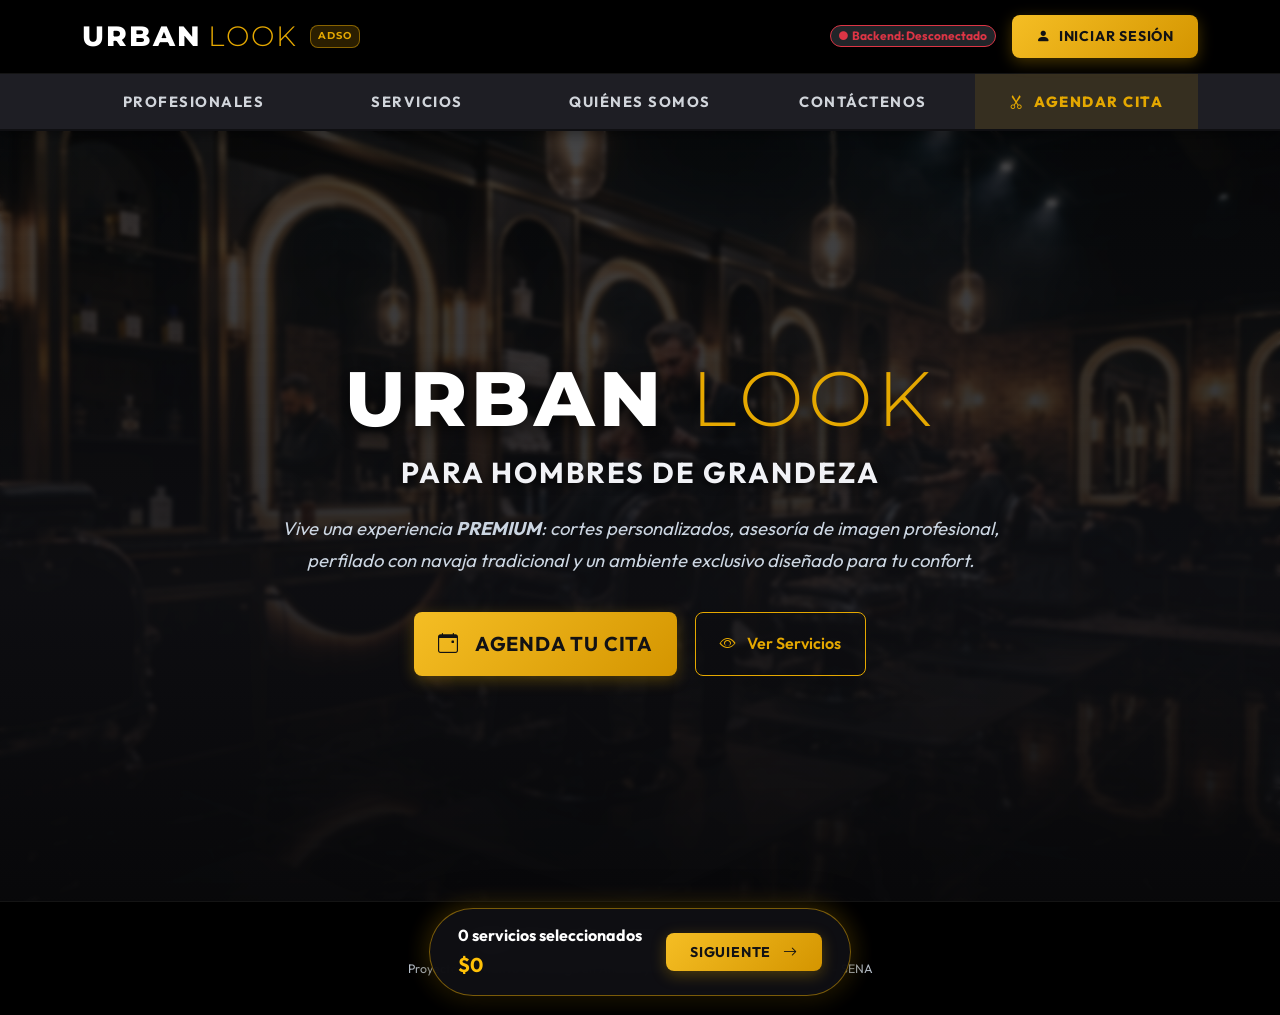
<file: index.html>
<!DOCTYPE html>
<html lang="es">
<head>
  <meta charset="UTF-8">
  <meta name="viewport" content="width=device-width, initial-scale=1.0">
  <meta http-equiv="refresh" content="0; url=./peluqueria-FrondEnd/index.html">
  <title>URBAN LOOK - Redirigiendo...</title>
  <script>
    window.location.replace("./peluqueria-FrondEnd/index.html");
  </script>
  <style>
    body {
      background: #0a0a0c;
      color: #ffffff;
      font-family: 'Segoe UI', Tahoma, Geneva, Verdana, sans-serif;
      display: flex;
      flex-direction: column;
      align-items: center;
      justify-content: center;
      height: 100vh;
      margin: 0;
      text-align: center;
    }
    .spinner {
      width: 48px;
      height: 48px;
      border: 4px solid rgba(229, 168, 0, 0.2);
      border-top-color: #e5a800;
      border-radius: 50%;
      animation: spin 0.8s linear infinite;
      margin-bottom: 20px;
    }
    @keyframes spin {
      to { transform: rotate(360deg); }
    }
    h1 {
      font-size: 1.8rem;
      letter-spacing: 2px;
      margin-bottom: 8px;
    }
    h1 span {
      color: #e5a800;
    }
    p {
      color: #a0a0a0;
      font-size: 0.95rem;
    }
    a {
      color: #e5a800;
      text-decoration: underline;
      font-weight: 600;
    }
  </style>
</head>
<body>
  <div class="spinner"></div>
  <h1>URBAN <span>LOOK</span></h1>
  <p>Cargando portal... Si no redirige automáticamente en unos segundos, <a href="./peluqueria-FrondEnd/index.html">haz clic aquí</a>.</p>
</body>
</html>
</file>
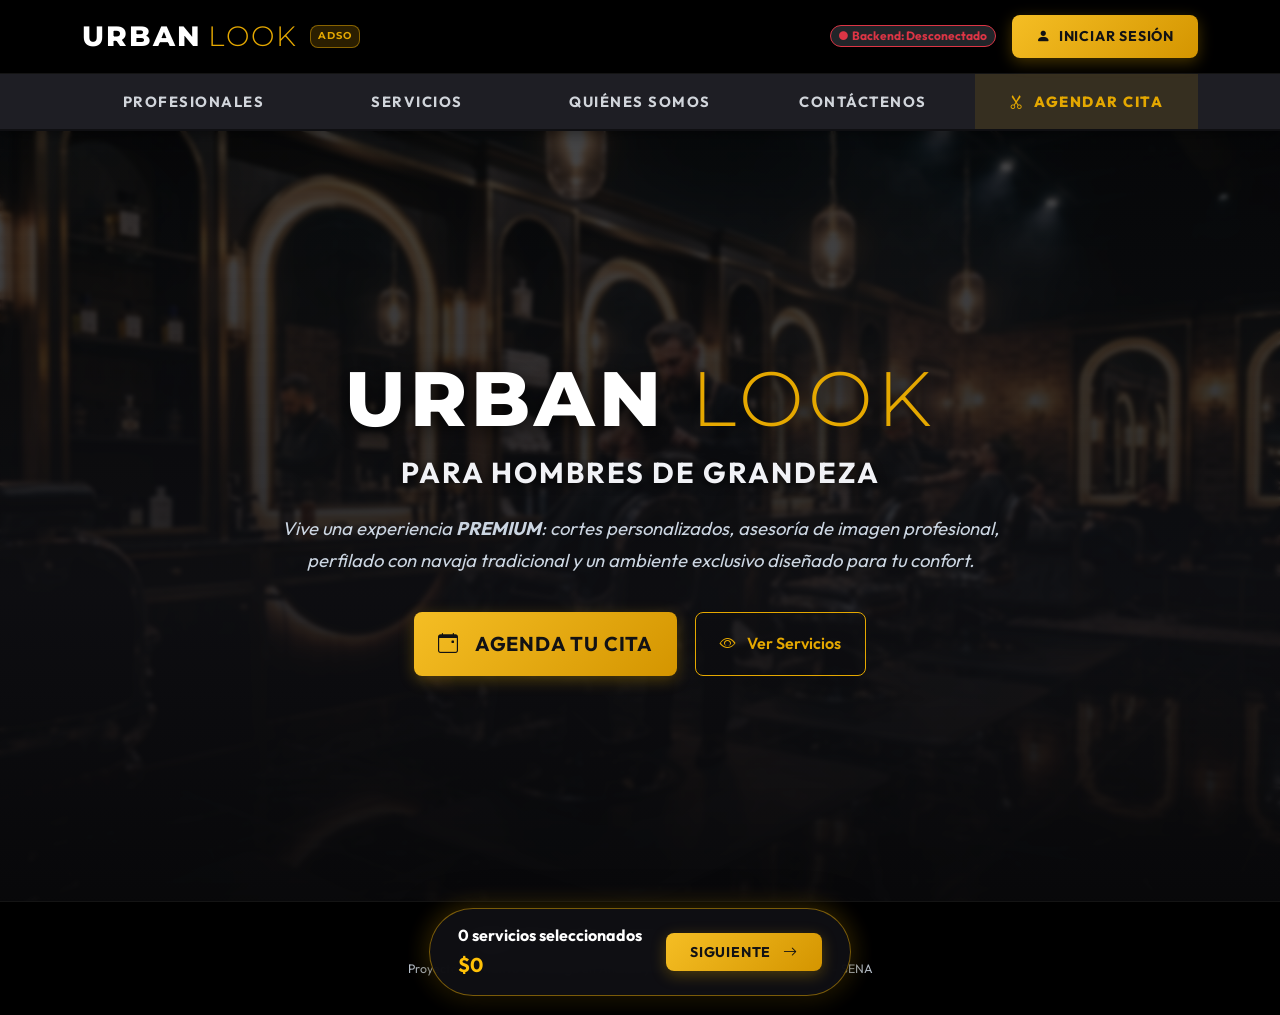
<file: peluqueria-FrondEnd/index.html>
<!DOCTYPE html>
<html lang="es">
<head>
  <meta charset="UTF-8">
  <meta name="viewport" content="width=device-width, initial-scale=1.0">
  <title>URBAN LOOK - Barbería Premium | Estilo para Hombres de Grandeza</title>
  <meta name="description" content="URBAN LOOK - Barbería masculina premium. Cortes personalizados, perfilado de barba, tratamientos faciales y asesoría de estilo profesional en Bucaramanga.">
  
  <!-- Librerías de Estilos -->
  <link rel="stylesheet" href="./Librerias/bootstrap/css/bootstrap.min.css">
  <link rel="stylesheet" href="./css/estilos.css">
  
  <!-- Iconos de Bootstrap Icons -->
  <link rel="stylesheet" href="https://cdn.jsdelivr.net/npm/bootstrap-icons@1.11.3/font/bootstrap-icons.min.css">
</head>
<body>

  <!-- =========================================================
       1. TOP HEADER
       ========================================================= -->
  <header class="top-header">
    <div class="container d-flex justify-content-between align-items-center">
      <!-- Marca / Logo -->
      <a href="./index.html" class="logo-brand">
        URBAN <span>LOOK</span>
        <span class="badge-adso">ADSO</span>
      </a>

      <!-- Botón Login o Menú de Perfil -->
      <div class="d-flex align-items-center gap-3">
        <!-- Indicador de conexión con Backend -->
        <span id="backend-status-pill" class="badge rounded-pill bg-dark border border-secondary text-muted small d-none d-md-inline-flex align-items-center gap-1 py-1 px-2">
          <i class="bi bi-circle-fill text-secondary" style="font-size:0.55rem;"></i> Conectando...
        </span>

        <!-- Botón cuando no ha iniciado sesión -->
        <button id="header-btn-login" class="btn-gold btn-open-login">
          <i class="bi bi-person-fill"></i> Iniciar Sesión
        </button>

        <!-- Dropdown cuando ya inició sesión -->
        <div id="header-user-profile" style="display: none; position: relative;">
          <button id="btn-toggle-profile-menu" class="user-avatar-btn" title="Opciones de perfil">
            <div class="user-avatar-icon">
              <i class="bi bi-person-circle"></i>
            </div>
            <div class="text-start d-none d-sm-block">
              <div id="display-user-name" class="fw-bold fs-6">Usuario</div>
              <small id="display-user-role" class="text-warning text-uppercase" style="font-size: 0.72rem;">CLIENTE</small>
            </div>
            <i class="bi bi-chevron-down text-muted ms-1"></i>
          </button>

          <!-- Menú Flotante de Usuario -->
          <div id="profile-menu-dropdown" class="profile-dropdown-menu">
            <div class="profile-dropdown-header">
              <div class="fw-bold text-white">Mi Cuenta</div>
              <small class="text-muted">Urban Look Member</small>
            </div>
            <a href="./cliente/catalogo.html" class="profile-dropdown-item">
              <i class="bi bi-grid-fill"></i> Catálogo de Servicios
            </a>
            <a href="./cliente/agendar.html" class="profile-dropdown-item">
              <i class="bi bi-calendar2-check-fill"></i> Agendar Cita
            </a>
            <a href="./admin/citas.html" id="dropdown-link-admin" class="profile-dropdown-item" style="display: none;">
              <i class="bi bi-speedometer2"></i> Panel Administrativo
            </a>
            <div style="border-top: 1px solid rgba(255,255,255,0.08); margin: 6px 0;"></div>
            <a href="javascript:void(0)" onclick="cerrarSesion()" class="profile-dropdown-item text-danger">
              <i class="bi bi-box-arrow-right"></i> Cerrar Sesión
            </a>
          </div>
        </div>
      </div>
    </div>
  </header>

  <!-- =========================================================
       2. BARRA DE NAVEGACIÓN PRINCIPAL (TABS)
       ========================================================= -->
  <nav class="main-nav-bar">
    <div class="container">
      <ul class="nav-tabs-custom">
        <li class="nav-item">
          <button class="nav-link-custom" data-target="section-profesionales">
            Profesionales
          </button>
        </li>
        <li class="nav-item">
          <button class="nav-link-custom" data-target="section-servicios">
            Servicios
          </button>
        </li>
        <li class="nav-item">
          <button class="nav-link-custom" data-target="section-quienes-somos">
            Quiénes Somos
          </button>
        </li>
        <li class="nav-item">
          <button class="nav-link-custom" data-target="section-contactenos">
            Contáctenos
          </button>
        </li>
        <li class="nav-item">
          <button class="nav-link-custom btn-agenda-nav" data-target="section-agendar">
            <i class="bi bi-scissors me-1"></i> Agendar Cita
          </button>
        </li>
      </ul>
    </div>
  </nav>

  <!-- =========================================================
       3. HERO BANNER PRINCIPAL
       ========================================================= -->
  <section class="hero-wrapper">
    <div class="hero-overlay"></div>
    <div class="container hero-content">
      <div class="hero-title-group">
        <h1>URBAN <span>LOOK</span></h1>
      </div>
      <div class="hero-subtitle">Para Hombres de Grandeza</div>
      <p class="hero-desc">
        Vive una experiencia <strong>PREMIUM</strong>: cortes personalizados, asesoría de imagen profesional, perfilado con navaja tradicional y un ambiente exclusivo diseñado para tu confort.
      </p>
      <div class="hero-cta">
        <button id="hero-btn-agenda" class="btn-gold fs-5 px-4 py-3">
          <i class="bi bi-calendar-event me-2"></i> AGENDA TU CITA
        </button>
        <button class="btn-outline-gold fs-6 px-4 py-3" onclick="document.querySelector('[data-target=\'section-servicios\']').click()">
          <i class="bi bi-eye me-2"></i> Ver Servicios
        </button>
      </div>
    </div>
  </section>

  <!-- =========================================================
       4. SECCIÓN: PROFESIONALES
       ========================================================= -->
  <section id="section-profesionales" class="section-panel">
    <div class="container">
      <div class="glass-box">
        <h2 class="section-header-title">Nuestros Profesionales</h2>
        <p class="text-center text-muted mb-5" style="max-width: 650px; margin-left: auto; margin-right: auto;">
          Conoce a nuestro equipo de maestros barberos y estilistas certificados, dedicados al arte de la precisión y el estilo masculino.
        </p>

        <div class="row g-4">
          <!-- Profesional 1: Andrés Morales -->
          <div class="col-12 col-md-6 col-lg-4">
            <div class="barber-card">
              <div class="barber-img-container">
                <img src="./img/barber_andres.jpg" alt="Barbero Andrés Morales">
                <div class="barber-rating-badge">
                  <i class="bi bi-star-fill"></i>
                  <i class="bi bi-star-fill"></i>
                  <i class="bi bi-star-fill"></i>
                  <i class="bi bi-star-fill"></i>
                  <i class="bi bi-star-fill"></i> 5.0
                </div>
              </div>
              <div class="barber-info">
                <h3 class="barber-name">Andrés Morales</h3>
                <div class="barber-role">Barbero Máster & Educador</div>
                <p class="barber-desc">
                  Especialista en degradados milimétricos (skin fade), perfilado clásico de barba con toalla caliente y técnicas de navaja tradicional.
                </p>
                <ul class="barber-specs">
                  <li><strong>Experiencia:</strong> 7 años</li>
                  <li><strong>Especialidad:</strong> Fade, Barba & Visagismo</li>
                  <li><strong>Turnos:</strong> Lunes a Sábado</li>
                </ul>
                <button class="btn-gold w-100 mt-auto" onclick="seleccionarBarberoYAgendar('Andrés Morales')">
                  Agendar con Andrés
                </button>
              </div>
            </div>
          </div>

          <!-- Profesional 2: Mateo Restrepo -->
          <div class="col-12 col-md-6 col-lg-4">
            <div class="barber-card">
              <div class="barber-img-container">
                <img src="./img/barber_mateo.jpg" alt="Barbero Mateo Restrepo">
                <div class="barber-rating-badge">
                  <i class="bi bi-star-fill"></i>
                  <i class="bi bi-star-fill"></i>
                  <i class="bi bi-star-fill"></i>
                  <i class="bi bi-star-fill"></i>
                  <i class="bi bi-star-fill"></i> 4.9
                </div>
              </div>
              <div class="barber-info">
                <h3 class="barber-name">Mateo Restrepo</h3>
                <div class="barber-role">Estilista Capilar & Texturizado</div>
                <p class="barber-desc">
                  Apasionado por las tendencias modernas, cortes con tijera japonesa, peinados con textura, pompadour y tratamientos capilares nutritivos.
                </p>
                <ul class="barber-specs">
                  <li><strong>Experiencia:</strong> 5 años</li>
                  <li><strong>Especialidad:</strong> Tijera, Texturas & Color</li>
                  <li><strong>Turnos:</strong> Martes a Domingo</li>
                </ul>
                <button class="btn-gold w-100 mt-auto" onclick="seleccionarBarberoYAgendar('Mateo Restrepo')">
                  Agendar con Mateo
                </button>
              </div>
            </div>
          </div>

          <!-- Profesional 3: Sebastián Castro -->
          <div class="col-12 col-md-6 col-lg-4">
            <div class="barber-card">
              <div class="barber-img-container">
                <img src="./img/barber_sebastian.jpg" alt="Barbero Sebastián Castro">
                <div class="barber-rating-badge">
                  <i class="bi bi-star-fill"></i>
                  <i class="bi bi-star-fill"></i>
                  <i class="bi bi-star-fill"></i>
                  <i class="bi bi-star-fill"></i>
                  <i class="bi bi-star-fill"></i> 5.0
                </div>
              </div>
              <div class="barber-info">
                <h3 class="barber-name">Sebastián Castro</h3>
                <div class="barber-role">Diseñador Facial & Barbero</div>
                <p class="barber-desc">
                  Experto en diseño de cejas masculinas, camuflaje de canas y tratamientos de spa facial masculino con vapor de ozono.
                </p>
                <ul class="barber-specs">
                  <li><strong>Experiencia:</strong> 6 años</li>
                  <li><strong>Especialidad:</strong> Faciales, Barbas & Cejas</li>
                  <li><strong>Turnos:</strong> Miércoles a Lunes</li>
                </ul>
                <button class="btn-gold w-100 mt-auto" onclick="seleccionarBarberoYAgendar('Sebastián Castro')">
                  Agendar con Sebastián
                </button>
              </div>
            </div>
          </div>
        </div>
      </div>
    </div>
  </section>

  <!-- =========================================================
       5. SECCIÓN: SERVICIOS
       ========================================================= -->
  <section id="section-servicios" class="section-panel">
    <div class="container">
      <div class="glass-box">
        <h2 class="section-header-title">Nuestros Servicios</h2>

        <!-- Filtros de Categorías de Servicios -->
        <div class="category-pills">
          <button class="category-pill-btn active" data-category="all">Todos</button>
          <button class="category-pill-btn" data-category="cabello">Cabello</button>
          <button class="category-pill-btn" data-category="barba">Barba</button>
          <button class="category-pill-btn" data-category="cejas">Cejas</button>
          <button class="category-pill-btn" data-category="faciales">Faciales</button>
          <button class="category-pill-btn" data-category="promos">Promos</button>
        </div>

        <!-- Grilla de Tarjetas de Servicios -->
        <div class="row g-4" id="services-grid-container">
          <!-- Servicio 1: Corte Clásico + Barba (Promo) -->
          <div class="col-12 col-md-6 col-lg-4 service-card-item" data-category="promos">
            <div class="service-card" data-id="serv-1" data-name="Corte Clásico + Barba" data-price="29750">
              <span class="service-badge-promo">15% OFF</span>
              <h3 class="service-title">Corte Clásico + Barba</h3>
              <div class="service-meta">
                <span class="service-duration"><i class="bi bi-clock me-1"></i> 45 a 60 min</span>
                <div>
                  <span class="service-old-price">$35.000</span>
                  <span class="service-price">$29.750</span>
                </div>
              </div>
              <p class="service-desc">
                Corte personalizado con tijera o máquina, perfilado de barba con navaja, toalla caliente relajante y peinado con cera mate.
              </p>
              <button class="btn-select-service">Seleccionar</button>
            </div>
          </div>

          <!-- Servicio 2: Fade / Degradado -->
          <div class="col-12 col-md-6 col-lg-4 service-card-item" data-category="cabello">
            <div class="service-card" data-id="serv-2" data-name="Fade / Degradado Moderno" data-price="22000">
              <h3 class="service-title">Fade / Degradado</h3>
              <div class="service-meta">
                <span class="service-duration"><i class="bi bi-clock me-1"></i> 40 a 50 min</span>
                <span class="service-price">$22.000</span>
              </div>
              <p class="service-desc">
                Transición milimétrica (Low, Mid o High Fade), desvanecido perfecto a navaja o shaver, lavado capilar y producto de fijación.
              </p>
              <button class="btn-select-service">Seleccionar</button>
            </div>
          </div>

          <!-- Servicio 3: Rapado Uniforme -->
          <div class="col-12 col-md-6 col-lg-4 service-card-item" data-category="cabello">
            <div class="service-card" data-id="serv-3" data-name="Rapado Uniforme" data-price="18000">
              <h3 class="service-title">Rapado Uniforme</h3>
              <div class="service-meta">
                <span class="service-duration"><i class="bi bi-clock me-1"></i> 20 min</span>
                <span class="service-price">$18.000</span>
              </div>
              <p class="service-desc">
                Ejecutado con máquina para un acabado limpio y parejo. Incluye cerquillo en cuello y patillas, lavado y loción refrescante.
              </p>
              <button class="btn-select-service">Seleccionar</button>
            </div>
          </div>

          <!-- Servicio 4: Corte de Cabello Niño -->
          <div class="col-12 col-md-6 col-lg-4 service-card-item" data-category="cabello">
            <div class="service-card" data-id="serv-4" data-name="Corte Niño" data-price="20000">
              <h3 class="service-title">Corte Niño (1 a 12 años)</h3>
              <div class="service-meta">
                <span class="service-duration"><i class="bi bi-clock me-1"></i> 30 a 40 min</span>
                <span class="service-price">$20.000</span>
              </div>
              <p class="service-desc">
                Atención con paciencia y técnicas adaptadas para los más pequeños, corte de moda y peinado con gel suave infantil.
              </p>
              <button class="btn-select-service">Seleccionar</button>
            </div>
          </div>

          <!-- Servicio 5: Perfilado de Barba Spa -->
          <div class="col-12 col-md-6 col-lg-4 service-card-item" data-category="barba">
            <div class="service-card" data-id="serv-5" data-name="Perfilado de Barba Spa" data-price="18000">
              <h3 class="service-title">Perfilado de Barba Spa</h3>
              <div class="service-meta">
                <span class="service-duration"><i class="bi bi-clock me-1"></i> 30 min</span>
                <span class="service-price">$18.000</span>
              </div>
              <p class="service-desc">
                Recorte de volumen, alineado a navaja, doble toalla caliente con aceites esenciales hidratantes y bálsamo para barba.
              </p>
              <button class="btn-select-service">Seleccionar</button>
            </div>
          </div>

          <!-- Servicio 6: Diseño de Cejas Masculinas -->
          <div class="col-12 col-md-6 col-lg-4 service-card-item" data-category="cejas">
            <div class="service-card" data-id="serv-6" data-name="Diseño de Cejas" data-price="12000">
              <h3 class="service-title">Diseño de Cejas</h3>
              <div class="service-meta">
                <span class="service-duration"><i class="bi bi-clock me-1"></i> 15 min</span>
                <span class="service-price">$12.000</span>
              </div>
              <p class="service-desc">
                Limpieza y perfilado natural con navaja y tijera, manteniendo la armonía masculina sin perder la forma natural.
              </p>
              <button class="btn-select-service">Seleccionar</button>
            </div>
          </div>

          <!-- Servicio 7: Limpieza Facial y Vapor de Ozono -->
          <div class="col-12 col-md-6 col-lg-4 service-card-item" data-category="faciales">
            <div class="service-card" data-id="serv-7" data-name="Facial Vapor de Ozono" data-price="35000">
              <h3 class="service-title">Facial Vapor de Ozono</h3>
              <div class="service-meta">
                <span class="service-duration"><i class="bi bi-clock me-1"></i> 35 min</span>
                <span class="service-price">$35.000</span>
              </div>
              <p class="service-desc">
                Apertura de poros con vapor ozonizado, exfoliación profunda de puntos negros, mascarilla de carbón activado e hidratación.
              </p>
              <button class="btn-select-service">Seleccionar</button>
            </div>
          </div>

          <!-- Servicio 8: Alisado de Cabello -->
          <div class="col-12 col-md-6 col-lg-4 service-card-item" data-category="cabello">
            <div class="service-card" data-id="serv-8" data-name="Alisado Capilar Keratina" data-price="57000">
              <h3 class="service-title">Alisado Capilar Keratina</h3>
              <div class="service-meta">
                <span class="service-duration"><i class="bi bi-clock me-1"></i> 60 min</span>
                <span class="service-price">$57.000</span>
              </div>
              <p class="service-desc">
                Tratamiento técnico anti-frizz para controlar cabellos rebeldes y ondulados, otorgando brillo natural y suavidad prolongada.
              </p>
              <button class="btn-select-service">Seleccionar</button>
            </div>
          </div>

          <!-- Servicio 9: Tinte y Camuflaje de Canas (Promo) -->
          <div class="col-12 col-md-6 col-lg-4 service-card-item" data-category="promos">
            <div class="service-card" data-id="serv-9" data-name="Camuflaje de Canas" data-price="45000">
              <span class="service-badge-promo">EXCLUSIVO</span>
              <h3 class="service-title">Camuflaje de Canas</h3>
              <div class="service-meta">
                <span class="service-duration"><i class="bi bi-clock me-1"></i> 30 min</span>
                <span class="service-price">$45.000</span>
              </div>
              <p class="service-desc">
                Tonalización sutil sin efecto tinturado artificial. Disimula las canas en barba o cabello en solo 10 minutos de aplicación.
              </p>
              <button class="btn-select-service">Seleccionar</button>
            </div>
          </div>
        </div>
      </div>
    </div>
  </section>

  <!-- Barra Flotante de Servicios Seleccionados -->
  <div id="floating-cart-bar" class="floating-cart-bar">
    <div>
      <div id="cart-service-count" class="fw-bold text-white fs-6">0 servicios seleccionados</div>
      <div id="cart-total-price" class="text-warning fw-bold fs-5">$0</div>
    </div>
    <button id="cart-btn-next" class="btn-gold px-4 py-2">
      SIGUIENTE <i class="bi bi-arrow-right ms-1"></i>
    </button>
  </div>

  <!-- =========================================================
       6. SECCIÓN: QUIÉNES SOMOS (HISTORIA Y RESEÑAS)
       ========================================================= -->
  <section id="section-quienes-somos" class="section-panel">
    <div class="container">
      <div class="glass-box">
        <!-- Navegación interna de la sección -->
        <div class="subtabs-nav">
          <button class="subtab-btn active" data-subtab="subtab-historia">Nuestra Historia</button>
          <button class="subtab-btn" data-subtab="subtab-resenas">Reseñas de Clientes</button>
        </div>

        <!-- Panel 1: Historia -->
        <div id="subtab-historia" class="subtab-content">
          <div class="row align-items-center g-5">
            <div class="col-12 col-lg-5 text-center">
              <img src="./img/barber_andres.jpg" alt="Fundador Urban Look" class="img-fluid rounded-4 shadow-lg border border-secondary" style="max-height: 420px; object-fit: cover;">
            </div>
            <div class="col-12 col-lg-7">
              <h3 class="fw-bold text-warning mb-3">La Pasión por la Excelencia Masculina</h3>
              <p class="lead text-light mb-3">
                Todo comenzó con un sueño, una pasión inquebrantable y una máquina de cortar cabello.
              </p>
              <p class="text-muted">
                Hace algunos años, decidimos que queríamos algo más que trabajar en una peluquería convencional: soñábamos con crear un espacio exclusivo donde cada caballero pudiera desconectar de la rutina, elevar su confianza y recibir una atención de primer nivel.
              </p>
              <p class="text-muted">
                Lo que inició en un local pequeño con un solo sillón y un espejo, hoy es <strong>URBAN LOOK</strong>: un referente de estilo en Bucaramanga que combina la elegancia clásica con las tendencias urbanas más vanguardistas.
              </p>
              <div class="row g-3 mt-3">
                <div class="col-6 col-md-4">
                  <div class="p-3 rounded-3 text-center" style="background: rgba(255,255,255,0.04); border: 1px solid var(--border-subtle);">
                    <i class="bi bi-shield-check text-warning fs-3 mb-1 d-block"></i>
                    <strong class="text-white d-block">Higiene 100%</strong>
                    <small class="text-muted">Esterilización UV</small>
                  </div>
                </div>
                <div class="col-6 col-md-4">
                  <div class="p-3 rounded-3 text-center" style="background: rgba(255,255,255,0.04); border: 1px solid var(--border-subtle);">
                    <i class="bi bi-clock-history text-warning fs-3 mb-1 d-block"></i>
                    <strong class="text-white d-block">Puntualidad</strong>
                    <small class="text-muted">Tu tiempo vale</small>
                  </div>
                </div>
                <div class="col-12 col-md-4">
                  <div class="p-3 rounded-3 text-center" style="background: rgba(255,255,255,0.04); border: 1px solid var(--border-subtle);">
                    <i class="bi bi-cup-hot text-warning fs-3 mb-1 d-block"></i>
                    <strong class="text-white d-block">Cortesía</strong>
                    <small class="text-muted">Café & Bebida VIP</small>
                  </div>
                </div>
              </div>
            </div>
          </div>
        </div>

        <!-- Panel 2: Reseñas -->
        <div id="subtab-resenas" class="subtab-content" style="display: none;">
          <div class="row g-4">
            <div class="col-12 col-md-6 col-lg-3">
              <div class="review-card">
                <div class="review-stars">
                  <i class="bi bi-star-fill"></i><i class="bi bi-star-fill"></i><i class="bi bi-star-fill"></i><i class="bi bi-star-fill"></i><i class="bi bi-star-fill"></i>
                </div>
                <p class="review-text">"Excelente servicio y un muy buen ambiente. El corte quedó impecable tal como lo pedí. ¡Totalmente recomendado!"</p>
                <div class="review-author">
                  <i class="bi bi-person-circle fs-4"></i> Camilo Garay
                </div>
              </div>
            </div>

            <div class="col-12 col-md-6 col-lg-3">
              <div class="review-card">
                <div class="review-stars">
                  <i class="bi bi-star-fill"></i><i class="bi bi-star-fill"></i><i class="bi bi-star-fill"></i><i class="bi bi-star-fill"></i><i class="bi bi-star-fill"></i>
                </div>
                <p class="review-text">"Llevé a mi hijo y la paciencia y el trato del barbero fue de 10/10. Muy aseado y la música en el volumen perfecto."</p>
                <div class="review-author">
                  <i class="bi bi-person-circle fs-4"></i> Mónica TF
                </div>
              </div>
            </div>

            <div class="col-12 col-md-6 col-lg-3">
              <div class="review-card">
                <div class="review-stars">
                  <i class="bi bi-star-fill"></i><i class="bi bi-star-fill"></i><i class="bi bi-star-fill"></i><i class="bi bi-star-fill"></i><i class="bi bi-star-fill"></i>
                </div>
                <p class="review-text">"El ritual de toalla caliente para la barba es otro nivel. Salí renovado. Andrés es un maestro de la navaja."</p>
                <div class="review-author">
                  <i class="bi bi-person-circle fs-4"></i> Diego Silva
                </div>
              </div>
            </div>

            <div class="col-12 col-md-6 col-lg-3">
              <div class="review-card">
                <div class="review-stars">
                  <i class="bi bi-star-fill"></i><i class="bi bi-star-fill"></i><i class="bi bi-star-fill"></i><i class="bi bi-star-fill"></i><i class="bi bi-star-fill"></i>
                </div>
                <p class="review-text">"Marca la diferencia. Te reciben con una bebida de cortesía y la puntualidad con la cita agendada se cumple siempre."</p>
                <div class="review-author">
                  <i class="bi bi-person-circle fs-4"></i> Andrés Arciniegas
                </div>
              </div>
            </div>
          </div>
        </div>
      </div>
    </div>
  </section>

  <!-- =========================================================
       7. SECCIÓN: CONTÁCTENOS
       ========================================================= -->
  <section id="section-contactenos" class="section-panel">
    <div class="container">
      <div class="glass-box">
        <h2 class="section-header-title">Contáctanos</h2>

        <div class="row g-5">
          <!-- Información y Mapa -->
          <div class="col-12 col-lg-5">
            <div class="contact-item">
              <div class="contact-icon"><i class="bi bi-geo-alt-fill"></i></div>
              <div class="contact-info">
                <h6>Dirección</h6>
                <p>Carrera 33 # 48-20, Cabecera del Llano<br>Bucaramanga, Santander, Colombia</p>
              </div>
            </div>

            <div class="contact-item">
              <div class="contact-icon"><i class="bi bi-telephone-fill"></i></div>
              <div class="contact-info">
                <h6>Teléfonos de Atención</h6>
                <p>Fijo: +57 (607) 634-8899<br>Celular / WhatsApp: +57 318 456 7890</p>
              </div>
            </div>

            <div class="contact-item">
              <div class="contact-icon"><i class="bi bi-clock-fill"></i></div>
              <div class="contact-info">
                <h6>Horarios de Atención</h6>
                <p>Lunes a Sábado: 8:00 AM – 8:00 PM<br>Domingos y Festivos: 9:00 AM – 3:00 PM</p>
              </div>
            </div>

            <div class="contact-item">
              <div class="contact-icon"><i class="bi bi-whatsapp"></i></div>
              <div class="contact-info">
                <h6>WhatsApp Directo</h6>
                <a href="https://wa.me/573184567890" target="_blank" class="fw-bold">
                  Chatear con un asesor <i class="bi bi-box-arrow-up-right ms-1"></i>
                </a>
              </div>
            </div>

            <!-- Mapa embebido de Bucaramanga -->
            <div class="mt-4 rounded-3 overflow-hidden border border-secondary" style="height: 200px;">
              <iframe 
                src="https://www.google.com/maps/embed?pb=!1m18!1m12!1m3!1d15836.425102558237!2d-73.1189441!3d7.1147048!2m3!1f0!2f0!3f0!3m2!1i1024!2i768!4f13.1!3m3!1m2!1s0x8e683fa6f671bb5d%3A0xc3f8e52a466c1f22!2sCabecera%20del%20Llano%2C%20Bucaramanga%2C%20Santander!5e0!3m2!1ses!2sco!4v1710000000000" 
                width="100%" height="100%" style="border:0;" allowfullscreen="" loading="lazy">
              </iframe>
            </div>
          </div>

          <!-- Formulario de Contacto / PQRS -->
          <div class="col-12 col-lg-7">
            <div class="p-4 rounded-3" style="background: rgba(18, 18, 24, 0.95); border: 1px solid var(--border-subtle);">
              <h4 class="fw-bold text-white mb-2">Envíanos un mensaje o sugerencia</h4>
              <p class="text-muted small mb-4">¿Tienes alguna consulta especial o deseas hacernos llegar una sugerencia? Completa el formulario:</p>

              <form id="formContacto">
                <div class="row g-3">
                  <div class="col-12 col-sm-6">
                    <label class="form-label text-warning small fw-bold">Nombre completo</label>
                    <input type="text" class="form-control-dark" placeholder="Tu nombre" required>
                  </div>
                  <div class="col-12 col-sm-6">
                    <label class="form-label text-warning small fw-bold">Correo electrónico</label>
                    <input type="email" class="form-control-dark" placeholder="ejemplo@correo.com" required>
                  </div>
                  <div class="col-12">
                    <label class="form-label text-warning small fw-bold">Número de celular / WhatsApp</label>
                    <input type="tel" class="form-control-dark" placeholder="318 000 0000" required>
                  </div>
                  <div class="col-12">
                    <label class="form-label text-warning small fw-bold">Mensaje o Sugerencia</label>
                    <textarea class="form-control-dark" rows="4" placeholder="Escribe aquí tu consulta o comentario..." required></textarea>
                  </div>
                  <div class="col-12 text-end">
                    <button type="submit" class="btn-gold px-4 py-2">
                      <i class="bi bi-send-fill me-2"></i> Enviar Mensaje
                    </button>
                  </div>
                </div>
              </form>
            </div>
          </div>
        </div>
      </div>
    </div>
  </section>

  <!-- =========================================================
       8. SECCIÓN: AGENDAR CITA
       ========================================================= -->
  <section id="section-agendar" class="section-panel">
    <div class="container">
      <div class="glass-box text-center" style="max-width: 760px; margin: 0 auto;">
        <h2 class="section-header-title">Luce tu Mejor Estilo</h2>
        <p class="fs-4 text-warning fw-bold mb-4">¡Agenda tu cita aquí en simples pasos!</p>

        <div class="p-4 rounded-4 mb-4 text-start" style="background: rgba(15, 15, 20, 0.9); border: 1.5px solid var(--border-gold);">
          <h5 class="fw-bold text-white mb-3"><i class="bi bi-calendar-check text-warning me-2"></i> Formulario Rápido de Agendamiento</h5>
          
          <form id="formAgendamientoRapido" onsubmit="event.preventDefault(); procesarAgendamiento();">
            <div class="row g-3">
              <div class="col-12 col-md-6">
                <label class="form-label text-muted small fw-bold">1. Selecciona el Barbero</label>
                <select id="agenda-barbero-select" class="form-control-dark" required>
                  <option value="1">Andrés Morales (Barbero Máster)</option>
                  <option value="2">Mateo Restrepo (Estilista Capilar)</option>
                  <option value="3">Sebastián Castro (Diseñador Facial)</option>
                </select>
              </div>

              <div class="col-12 col-md-6">
                <label class="form-label text-muted small fw-bold">2. Servicio Principal</label>
                <select id="agenda-servicio-select" class="form-control-dark" required>
                  <option value="1">Corte Clásico + Barba ($29.750)</option>
                  <option value="2">Fade / Degradado ($22.000)</option>
                  <option value="3">Rapado Uniforme ($18.000)</option>
                  <option value="4">Corte Niño ($20.000)</option>
                  <option value="5">Perfilado de Barba Spa ($18.000)</option>
                  <option value="6">Diseño de Cejas ($12.000)</option>
                  <option value="7">Facial Vapor de Ozono ($35.000)</option>
                  <option value="8">Alisado Capilar Keratina ($57.000)</option>
                  <option value="9">Camuflaje de Canas ($45.000)</option>
                </select>
              </div>

              <div class="col-12 col-md-6">
                <label class="form-label text-muted small fw-bold">3. Fecha deseada</label>
                <input type="date" id="agenda-fecha" class="form-control-dark" required>
              </div>

              <div class="col-12 col-md-6">
                <label class="form-label text-muted small fw-bold">4. Hora</label>
                <select id="agenda-hora" class="form-control-dark" required>
                  <option value="09:00:00">09:00 AM</option>
                  <option value="10:00:00">10:00 AM</option>
                  <option value="11:00:00">11:00 AM</option>
                  <option value="14:00:00">02:00 PM</option>
                  <option value="15:30:00">03:30 PM</option>
                  <option value="17:00:00">05:00 PM</option>
                  <option value="18:30:00">06:30 PM</option>
                </select>
              </div>

              <div class="col-12 col-md-6">
                <label class="form-label text-muted small fw-bold">Nombre del Cliente</label>
                <input type="text" id="agenda-nombre" class="form-control-dark" placeholder="Tu nombre y apellido" required>
              </div>

              <div class="col-12 col-md-6">
                <label class="form-label text-muted small fw-bold">Celular de Contacto</label>
                <input type="tel" id="agenda-celular" class="form-control-dark" placeholder="318 000 0000" required>
              </div>

              <div class="col-12 mt-4 text-center">
                <button type="submit" class="btn-gold w-100 py-3 fs-5">
                  <i class="bi bi-check-circle-fill me-2"></i> Confirmar y Reservar Turno
                </button>
              </div>
            </div>
          </form>
        </div>

        <p class="text-muted small">
          ¿Ya tienes cuenta o eres del equipo? 
          <a href="#" class="btn-open-login fw-bold ms-1">Inicia sesión aquí</a> para acceder a tu historial completo de turnos.
        </p>
      </div>
    </div>
  </section>

  <!-- =========================================================
       9. MODAL DE INICIO DE SESIÓN (IDÉNTICO AL PROTOTIPO)
       ========================================================= -->
  <div id="modal-login" class="modal-backdrop-custom">
    <div class="modal-card-custom">
      <button class="btn-close-modal" title="Cerrar">&times;</button>
      
      <h3 class="modal-title-custom">Inicio de Sesión</h3>
      <p class="modal-subtitle-custom">Ingresa tu email y contraseña para continuar</p>

      <div id="login-modal-error" class="alert alert-danger d-none py-2 small" role="alert"></div>

      <form id="formLoginModal">
        <div class="mb-3">
          <label for="usuarioModal" class="form-label text-warning small fw-bold">Email / Usuario</label>
          <div class="input-group">
            <span class="input-group-text bg-dark border-secondary text-warning"><i class="bi bi-person-fill"></i></span>
            <input type="text" class="form-control-dark" id="usuarioModal" placeholder="correo@correo.com o usuario" required>
          </div>
        </div>

        <div class="mb-3">
          <label for="passwordModal" class="form-label text-warning small fw-bold">Contraseña</label>
          <div class="input-group">
            <span class="input-group-text bg-dark border-secondary text-warning"><i class="bi bi-lock-fill"></i></span>
            <input type="password" class="form-control-dark" id="passwordModal" placeholder="Escribe tu contraseña" required>
            <button type="button" class="btn btn-outline-secondary btn-toggle-pwd" data-input="passwordModal">
              <i class="bi bi-eye"></i>
            </button>
          </div>
        </div>

        <div class="d-flex justify-content-between align-items-center mb-4 text-muted small">
          <div class="form-check">
            <input class="form-check-input" type="checkbox" id="recordarmeCheck" checked>
            <label class="form-check-label text-light" for="recordarmeCheck">Recordarme</label>
          </div>
          <a href="#" onclick="alert('Por favor contacta al administrador del sistema.'); return false;">¿Olvidaste tu contraseña?</a>
        </div>

        <button type="submit" class="btn-gold w-100 py-2 fs-6 mb-3">
          Ingresar
        </button>

        <button type="button" class="btn btn-outline-warning w-100 py-2 fs-6 btn-open-registro">
          REGISTRARME
        </button>
      </form>
    </div>
  </div>

  <!-- =========================================================
       10. MODAL DE REGISTRO (IDÉNTICO AL PROTOTIPO)
       ========================================================= -->
  <div id="modal-registro" class="modal-backdrop-custom">
    <div class="modal-card-custom modal-wide">
      <button class="btn-close-modal" title="Cerrar">&times;</button>
      
      <h3 class="modal-title-custom">Registrarme</h3>
      <p class="modal-subtitle-custom">Crea tu cuenta de cliente en URBAN LOOK</p>

      <form id="formRegistro">
        <div class="row g-3">
          <div class="col-12 col-sm-6">
            <label class="form-label text-warning small fw-bold">Nombre</label>
            <input type="text" id="regNombre" class="form-control-dark" placeholder="Tu nombre" required>
          </div>
          <div class="col-12 col-sm-6">
            <label class="form-label text-warning small fw-bold">Apellido</label>
            <input type="text" id="regApellido" class="form-control-dark" placeholder="Tu apellido" required>
          </div>

          <div class="col-12 col-sm-6">
            <label class="form-label text-warning small fw-bold">Tipo de Documento</label>
            <select id="regTipoDoc" class="form-control-dark" required>
              <option value="CC">Cédula de Ciudadanía (CC)</option>
              <option value="TI">Tarjeta de Identidad (TI)</option>
              <option value="CE">Cédula de Extranjería (CE)</option>
              <option value="PASAPORTE">Pasaporte</option>
            </select>
          </div>
          <div class="col-12 col-sm-6">
            <label class="form-label text-warning small fw-bold">Número de Documento</label>
            <input type="text" id="regDocumento" class="form-control-dark" placeholder="Número de identificación" required>
          </div>

          <div class="col-12 col-sm-6">
            <label class="form-label text-warning small fw-bold">Email</label>
            <input type="email" id="regEmail" class="form-control-dark" placeholder="micompania@correo.com" required>
          </div>
          <div class="col-12 col-sm-6">
            <label class="form-label text-warning small fw-bold">Celular</label>
            <input type="tel" id="regCelular" class="form-control-dark" placeholder="318 000 0000" required>
          </div>

          <div class="col-12 col-sm-6">
            <label class="form-label text-warning small fw-bold">Contraseña</label>
            <input type="password" id="regPassword" class="form-control-dark" placeholder="Escribe tu contraseña" required>
          </div>
          <div class="col-12 col-sm-6">
            <label class="form-label text-warning small fw-bold">Verificar Contraseña</label>
            <input type="password" id="regPasswordVerify" class="form-control-dark" placeholder="Repite tu contraseña" required>
          </div>

          <div class="col-12 mt-4">
            <button type="submit" class="btn-gold w-100 py-2 fs-6">
              Registrarse
            </button>
          </div>
        </div>
      </form>
    </div>
  </div>

  <!-- =========================================================
       11. FOOTER
       ========================================================= -->
  <footer class="main-footer">
    <div class="container">
      <p class="fw-bold text-white mb-1">URBAN LOOK &copy; 2026 - Todos los derechos reservados.</p>
      <p class="text-muted small">Proyecto Formativo Tecnólogo en Análisis y Desarrollo de Software (ADSO) - SENA</p>
    </div>
  </footer>

  <!-- =========================================================
       12. SCRIPTS DE FUNCIONAMIENTO
       ========================================================= -->
  <script src="./Librerias/bootstrap/js/bootstrap.bundle.min.js"></script>
  <script src="./Librerias/jquery/jquery-4.0.0.min.js"></script>
  <script src="./JavaScript/api.js"></script>
  <script src="./JavaScript/auth.js"></script>
  <script src="./JavaScript/main.js"></script>

  <script>
    // Función auxiliar para seleccionar barbero desde su tarjeta y abrir agendar
    function seleccionarBarberoYAgendar(idOTexto) {
      const selectBarbero = document.getElementById('agenda-barbero-select');
      if (selectBarbero) {
        if (typeof idOTexto === 'number' || !isNaN(Number(idOTexto))) {
          selectBarbero.value = String(idOTexto);
        } else if (String(idOTexto).includes('Andrés')) {
          selectBarbero.value = '1';
        } else if (String(idOTexto).includes('Mateo')) {
          selectBarbero.value = '2';
        } else if (String(idOTexto).includes('Sebastián') || String(idOTexto).includes('Sebastian')) {
          selectBarbero.value = '3';
        }
      }
      const agendaTab = document.querySelector('[data-target="section-agendar"]');
      if (agendaTab) agendaTab.click();
    }

    // Procesar agendamiento conectado con Spring Boot (/api/citas)
    async function procesarAgendamiento() {
      const selectBarbero = document.getElementById('agenda-barbero-select');
      const selectServicio = document.getElementById('agenda-servicio-select');
      const inputFecha = document.getElementById('agenda-fecha');
      const selectHora = document.getElementById('agenda-hora');
      const inputNombre = document.getElementById('agenda-nombre');
      const inputCelular = document.getElementById('agenda-celular');

      const idEmpleado = parseInt(selectBarbero.value, 10);
      const idServicio = parseInt(selectServicio.value, 10);
      const fecha = inputFecha.value;
      const hora = selectHora.value;
      const nombre = inputNombre.value.trim();
      const celular = inputCelular.value.trim();

      // Obtener ID del usuario activo si existe
      let idCliente = 1;
      const sesion = window.obtenerUsuarioSesion ? window.obtenerUsuarioSesion() : null;
      if (sesion && sesion.idUsuario) {
        idCliente = sesion.idUsuario;
      }

      const citaPayload = {
        idCliente: idCliente,
        idEmpleado: idEmpleado,
        idServicio: idServicio,
        fecha: fecha,
        hora: hora,
        estado: 'PENDIENTE',
        observaciones: `Cliente: ${nombre} - Tel: ${celular}`
      };

      try {
        if (!window.UrbanLookAPI) {
          throw new Error('El cliente API no está disponible.');
        }

        const respuesta = await window.UrbanLookAPI.crearCita(citaPayload);
        alert(`💈 ¡CITA CONFIRMADA EXITOSAMENTE!\n\nTurno #${respuesta.id || ''}\nFecha: ${fecha} a las ${hora}\nCliente: ${nombre}\n\nTu cita ha sido guardada en la base de datos.`);
        document.getElementById('formAgendamientoRapido').reset();
      } catch (err) {
        console.error('[Error al agendar]', err);
        alert(`⚠️ No se pudo reservar el turno:\n\n${err.message}`);
      }
    }

    // Configurar fecha mínima de hoy en el calendario y cargar barberos/servicios de la base de datos
    document.addEventListener('DOMContentLoaded', async () => {
      const inputFecha = document.getElementById('agenda-fecha');
      if (inputFecha) {
        const hoy = new Date().toISOString().split('T')[0];
        inputFecha.min = hoy;
        inputFecha.value = hoy;
      }

      // Cargar barberos dinámicamente desde el backend
      try {
        const [empleados, usuarios, servicios] = await Promise.all([
          window.UrbanLookAPI.obtenerEmpleadosActivos().catch(() => []),
          window.UrbanLookAPI.obtenerUsuarios().catch(() => []),
          window.UrbanLookAPI.obtenerServiciosActivos().catch(() => [])
        ]);

        if (empleados && empleados.length > 0) {
          const mapaUsers = {};
          (usuarios || []).forEach(u => { mapaUsers[u.id] = u; });

          const selectBarbero = document.getElementById('agenda-barbero-select');
          if (selectBarbero) {
            selectBarbero.innerHTML = '';
            empleados.forEach(emp => {
              const u = mapaUsers[emp.idUsuario];
              const nombreBarbero = u ? `${u.nombre} ${u.apellido}` : `Barbero #${emp.id}`;
              const opt = document.createElement('option');
              opt.value = emp.id;
              opt.textContent = `${nombreBarbero} (${emp.especialidades || 'General'})`;
              selectBarbero.appendChild(opt);
            });
          }
        }

        if (servicios && servicios.length > 0) {
          const selectServicio = document.getElementById('agenda-servicio-select');
          if (selectServicio) {
            selectServicio.innerHTML = '';
            servicios.forEach(s => {
              const opt = document.createElement('option');
              opt.value = s.id;
              const precio = s.precioPromocion || s.precio;
              opt.textContent = `${s.nombre} ($${Number(precio).toLocaleString('es-CO')})`;
              selectServicio.appendChild(opt);
            });
          }
        }
      } catch (e) {
        console.warn('Usando opciones locales de agendamiento');
      }
    });
  </script>
</body>
</html>
</file>
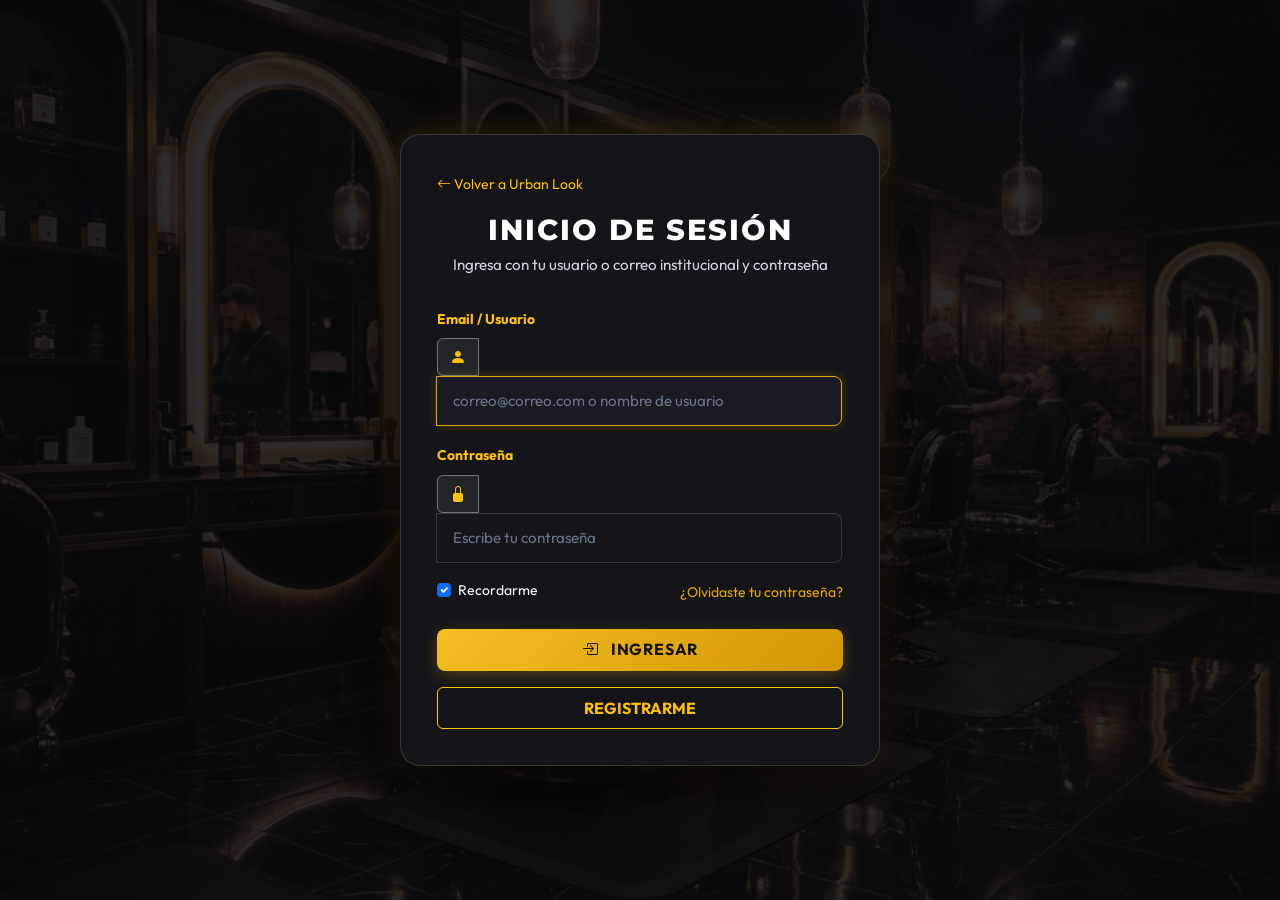
<file: peluqueria-FrondEnd/login.html>
<!DOCTYPE html>
<html lang="es">
<head>
  <meta charset="UTF-8">
  <meta name="viewport" content="width=device-width, initial-scale=1.0">
  <title>URBAN LOOK - Iniciar Sesión</title>
  <link rel="stylesheet" href="./Librerias/bootstrap/css/bootstrap.min.css">
  <link rel="stylesheet" href="./css/estilos.css">
  <link rel="stylesheet" href="https://cdn.jsdelivr.net/npm/bootstrap-icons@1.11.3/font/bootstrap-icons.min.css">
  <style>
    body {
      background: linear-gradient(rgba(8, 8, 10, 0.85), rgba(8, 8, 10, 0.85)), url('./img/fondo-barberia.jpg') center/cover no-repeat fixed;
      min-height: 100vh;
      display: flex;
      align-items: center;
      justify-content: center;
      padding: 20px;
    }
  </style>
</head>
<body>

  <div class="modal-card-custom" style="max-width: 480px; margin: auto;">
    <div class="text-start mb-3">
      <a href="./index.html" class="text-warning small text-decoration-none">
        <i class="bi bi-arrow-left"></i> Volver a Urban Look
      </a>
    </div>

    <h2 class="modal-title-custom">INICIO DE SESIÓN</h2>
    <p class="modal-subtitle-custom">Ingresa con tu usuario o correo institucional y contraseña</p>

    <div id="login-error-msg" class="alert alert-danger d-none py-2 small" role="alert"></div>

    <form id="formLogin">
      <div class="mb-3">
        <label for="usuario" class="form-label text-warning small fw-bold">Email / Usuario</label>
        <div class="input-group">
          <span class="input-group-text bg-dark border-secondary text-warning"><i class="bi bi-person-fill"></i></span>
          <input type="text" class="form-control-dark" id="usuario" placeholder="correo@correo.com o nombre de usuario" required autofocus>
        </div>
      </div>

      <div class="mb-3">
        <label for="password" class="form-label text-warning small fw-bold">Contraseña</label>
        <div class="input-group">
          <span class="input-group-text bg-dark border-secondary text-warning"><i class="bi bi-lock-fill"></i></span>
          <input type="password" class="form-control-dark" id="password" placeholder="Escribe tu contraseña" required>
        </div>
      </div>

      <div class="d-flex justify-content-between align-items-center mb-4 text-muted small">
        <div class="form-check">
          <input class="form-check-input" type="checkbox" id="recordarmeCheck" checked>
          <label class="form-check-label text-light" for="recordarmeCheck">Recordarme</label>
        </div>
        <a href="#" onclick="alert('Por favor contacta al administrador del sistema para el restablecimiento de tu contraseña.'); return false;">¿Olvidaste tu contraseña?</a>
      </div>

      <button type="submit" class="btn-gold w-100 py-2 fs-6 mb-3">
        <i class="bi bi-box-arrow-in-right me-1"></i> Ingresar
      </button>
      <a href="./registro.html" class="btn btn-outline-warning w-100 py-2 fs-6 text-uppercase fw-bold text-center d-block">REGISTRARME</a>
    </form>
  </div>

  <script src="./Librerias/bootstrap/js/bootstrap.bundle.min.js"></script>
  <script src="./JavaScript/api.js"></script>
  <script src="./JavaScript/auth.js"></script>
</body>
</html>
</file>
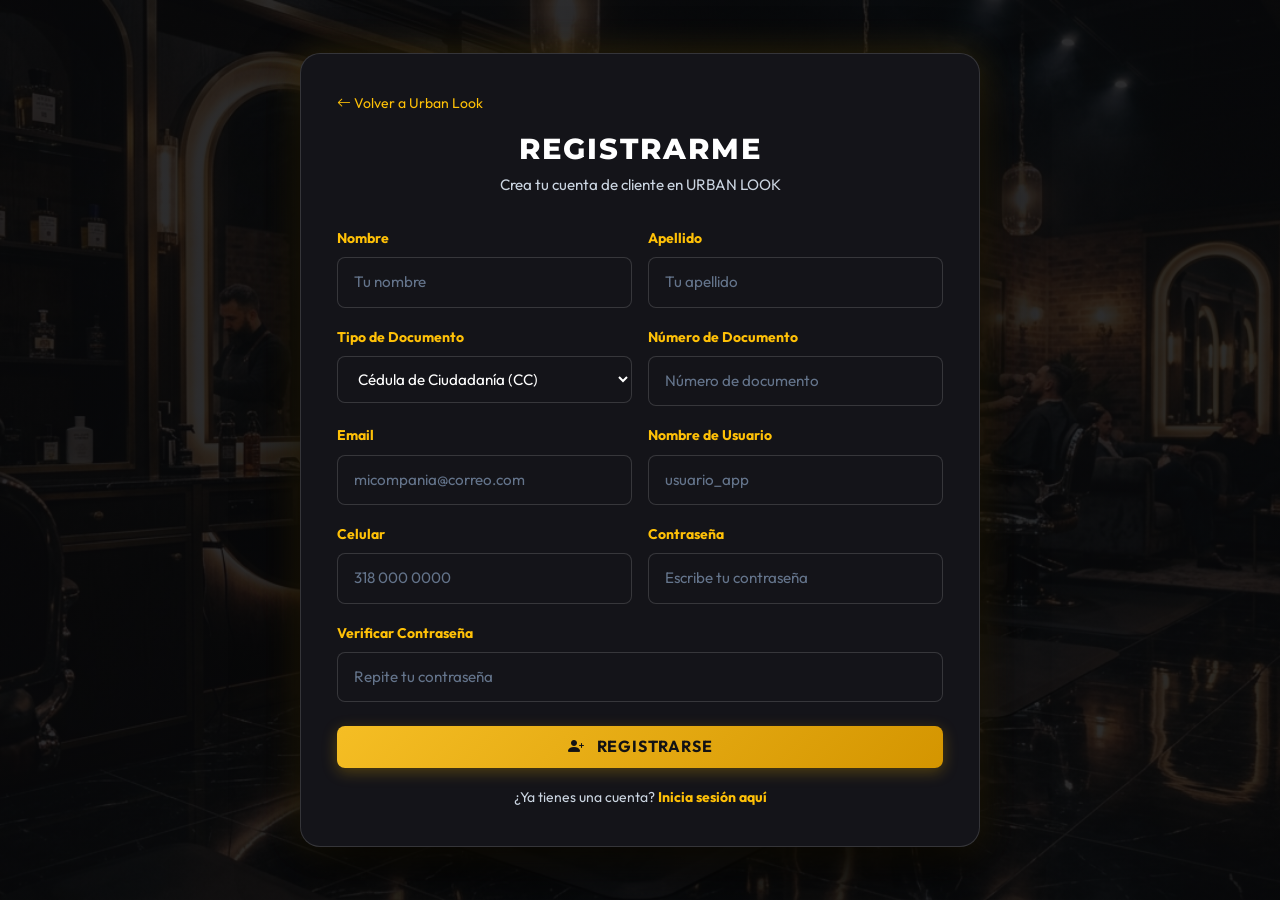
<file: peluqueria-FrondEnd/registro.html>
<!DOCTYPE html>
<html lang="es">
<head>
  <meta charset="UTF-8">
  <meta name="viewport" content="width=device-width, initial-scale=1.0">
  <title>URBAN LOOK - Registrarme</title>
  <link rel="stylesheet" href="./Librerias/bootstrap/css/bootstrap.min.css">
  <link rel="stylesheet" href="./css/estilos.css">
  <link rel="stylesheet" href="https://cdn.jsdelivr.net/npm/bootstrap-icons@1.11.3/font/bootstrap-icons.min.css">
  <style>
    body {
      background: linear-gradient(rgba(8, 8, 10, 0.85), rgba(8, 8, 10, 0.85)), url('./img/fondo-barberia.jpg') center/cover no-repeat fixed;
      min-height: 100vh;
      display: flex;
      align-items: center;
      justify-content: center;
      padding: 30px 20px;
    }
  </style>
</head>
<body>

  <div class="modal-card-custom modal-wide" style="margin: auto;">
    <div class="text-start mb-3">
      <a href="./index.html" class="text-warning small text-decoration-none">
        <i class="bi bi-arrow-left"></i> Volver a Urban Look
      </a>
    </div>

    <h2 class="modal-title-custom">REGISTRARME</h2>
    <p class="modal-subtitle-custom">Crea tu cuenta de cliente en URBAN LOOK</p>

    <div id="registro-alert" class="alert d-none py-2 small" role="alert"></div>

    <form id="formRegistroPagina">
      <div class="row g-3">
        <div class="col-12 col-sm-6">
          <label class="form-label text-warning small fw-bold">Nombre</label>
          <input type="text" id="regNombre" class="form-control-dark" placeholder="Tu nombre" required>
        </div>
        <div class="col-12 col-sm-6">
          <label class="form-label text-warning small fw-bold">Apellido</label>
          <input type="text" id="regApellido" class="form-control-dark" placeholder="Tu apellido" required>
        </div>

        <div class="col-12 col-sm-6">
          <label class="form-label text-warning small fw-bold">Tipo de Documento</label>
          <select id="regTipoDoc" class="form-control-dark" required>
            <option value="CC">Cédula de Ciudadanía (CC)</option>
            <option value="TI">Tarjeta de Identidad (TI)</option>
            <option value="CE">Cédula de Extranjería (CE)</option>
            <option value="PASAPORTE">Pasaporte</option>
          </select>
        </div>
        <div class="col-12 col-sm-6">
          <label class="form-label text-warning small fw-bold">Número de Documento</label>
          <input type="text" id="regDocumento" class="form-control-dark" placeholder="Número de documento" required>
        </div>

        <div class="col-12 col-sm-6">
          <label class="form-label text-warning small fw-bold">Email</label>
          <input type="email" id="regEmail" class="form-control-dark" placeholder="micompania@correo.com" required>
        </div>
        <div class="col-12 col-sm-6">
          <label class="form-label text-warning small fw-bold">Nombre de Usuario</label>
          <input type="text" id="regUser" class="form-control-dark" placeholder="usuario_app" required>
        </div>

        <div class="col-12 col-sm-6">
          <label class="form-label text-warning small fw-bold">Celular</label>
          <input type="tel" id="regCelular" class="form-control-dark" placeholder="318 000 0000" required>
        </div>
        <div class="col-12 col-sm-6">
          <label class="form-label text-warning small fw-bold">Contraseña</label>
          <input type="password" id="regPassword" class="form-control-dark" placeholder="Escribe tu contraseña" required minlength="4">
        </div>

        <div class="col-12">
          <label class="form-label text-warning small fw-bold">Verificar Contraseña</label>
          <input type="password" id="regPasswordVerify" class="form-control-dark" placeholder="Repite tu contraseña" required minlength="4">
        </div>

        <div class="col-12 mt-4">
          <button type="submit" id="btnRegistrar" class="btn-gold w-100 py-2 fs-6">
            <i class="bi bi-person-plus-fill me-1"></i> Registrarse
          </button>
        </div>

        <div class="col-12 text-center mt-3">
          <small class="text-muted">¿Ya tienes una cuenta? <a href="./login.html" class="text-warning fw-bold">Inicia sesión aquí</a></small>
        </div>
      </div>
    </form>
  </div>

  <script src="./Librerias/bootstrap/js/bootstrap.bundle.min.js"></script>
  <script src="./JavaScript/api.js"></script>
  <script>
    document.getElementById('formRegistroPagina').addEventListener('submit', async function (e) {
      e.preventDefault();
      
      const alertBox = document.getElementById('registro-alert');
      const btn = document.getElementById('btnRegistrar');
      alertBox.className = 'alert d-none py-2 small';

      const nombre = document.getElementById('regNombre').value.trim();
      const apellido = document.getElementById('regApellido').value.trim();
      const identification = document.getElementById('regDocumento').value.trim();
      const correo = document.getElementById('regEmail').value.trim();
      const user = document.getElementById('regUser').value.trim();
      const password = document.getElementById('regPassword').value;
      const passwordVerify = document.getElementById('regPasswordVerify').value;

      if (password !== passwordVerify) {
        alertBox.className = 'alert alert-danger py-2 small';
        alertBox.textContent = 'Las contraseñas no coinciden.';
        return;
      }

      btn.disabled = true;
      btn.innerHTML = '<span class="spinner-border spinner-border-sm me-2"></span> Registrando...';

      const usuarioData = {
        nombre: nombre,
        apellido: apellido,
        identification: identification,
        correo: correo,
        user: user,
        password: password,
        id_roles: 1 // Rol CLIENTE por defecto
      };

      try {
        await window.UrbanLookAPI.registrarUsuario(usuarioData);
        alertBox.className = 'alert alert-success py-2 small';
        alertBox.textContent = '¡Cuenta registrada con éxito en el sistema! Redirigiendo a inicio de sesión...';
        setTimeout(() => {
          window.location.href = './login.html';
        }, 1500);
      } catch (err) {
        btn.disabled = false;
        btn.innerHTML = '<i class="bi bi-person-plus-fill me-1"></i> Registrarse';
        alertBox.className = 'alert alert-danger py-2 small';
        alertBox.textContent = `Error al registrar: ${err.message}`;
      }
    });
  </script>
</body>
</html>
</file>
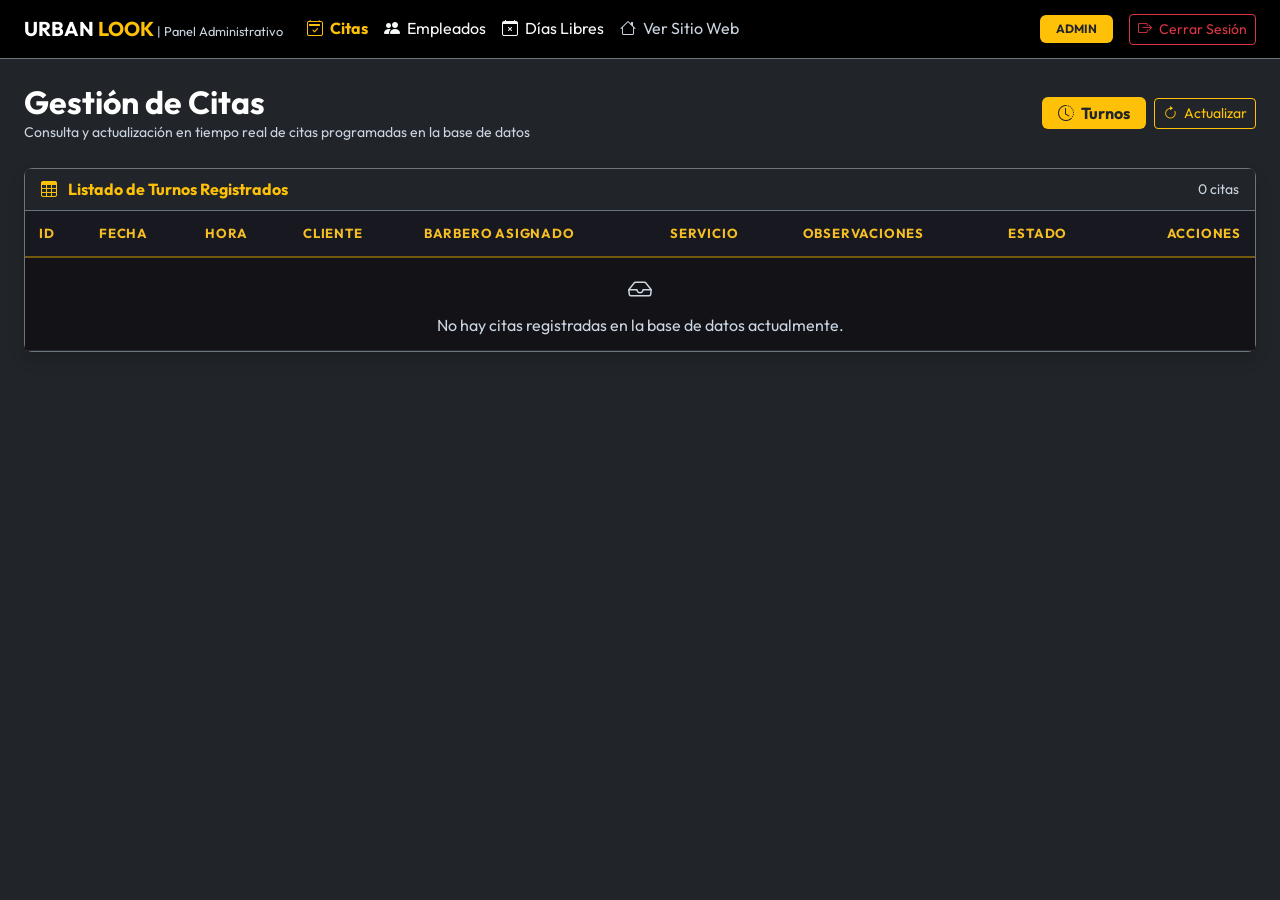
<file: peluqueria-FrondEnd/admin/citas.html>
<!DOCTYPE html>
<html lang="es">
<head>
  <meta charset="UTF-8">
  <meta name="viewport" content="width=device-width, initial-scale=1.0">
  <title>URBAN LOOK - Panel de Citas</title>
  <link rel="stylesheet" href="../Librerias/bootstrap/css/bootstrap.min.css">
  <link rel="stylesheet" href="../css/estilos.css">
  <link rel="stylesheet" href="https://cdn.jsdelivr.net/npm/bootstrap-icons@1.11.3/font/bootstrap-icons.min.css">
</head>
<body class="bg-dark text-light">

  <nav class="navbar navbar-expand-lg navbar-dark bg-black border-bottom border-secondary">
    <div class="container-fluid px-4">
      <a class="navbar-brand fw-bold" href="../index.html">
        URBAN <span class="text-warning">LOOK</span> 
        <small class="fw-normal text-muted" style="font-size: 0.8rem;">| Panel Administrativo</small>
      </a>
      <button class="navbar-toggler" type="button" data-bs-toggle="collapse" data-bs-target="#adminNavbar">
        <span class="navbar-toggler-icon"></span>
      </button>
      <div class="collapse navbar-collapse" id="adminNavbar">
        <div class="navbar-nav me-auto">
          <a class="nav-link active text-warning fw-bold" href="./citas.html">
            <i class="bi bi-calendar2-check me-1"></i> Citas
          </a>
          <a class="nav-link text-light" href="./empleados.html">
            <i class="bi bi-people-fill me-1"></i> Empleados
          </a>
          <a class="nav-link text-light" href="./dias_libres.html">
            <i class="bi bi-calendar-x me-1"></i> Días Libres
          </a>
          <a class="nav-link text-muted" href="../index.html">
            <i class="bi bi-house me-1"></i> Ver Sitio Web
          </a>
        </div>
        <div class="d-flex align-items-center gap-3">
          <span id="admin-user-display" class="badge bg-warning text-dark px-3 py-2 fw-bold">ADMIN</span>
          <button onclick="cerrarSesion()" class="btn btn-outline-danger btn-sm">
            <i class="bi bi-box-arrow-right me-1"></i> Cerrar Sesión
          </button>
        </div>
      </div>
    </div>
  </nav>

  <div class="container-fluid px-4 my-4">
    <div class="d-flex justify-content-between align-items-center mb-4 flex-wrap gap-2">
      <div>
        <h2 class="fw-bold text-white mb-0">Gestión de Citas</h2>
        <p class="text-muted small mb-0">Consulta y actualización en tiempo real de citas programadas en la base de datos</p>
      </div>
      <div class="d-flex gap-2 align-items-center">
        <span id="contador-pendientes" class="badge bg-warning text-dark fs-6 px-3 py-2">
          <i class="bi bi-clock-history me-1"></i> Cargando pendientes...
        </span>
        <button class="btn btn-outline-warning btn-sm" onclick="cargarCitas()">
          <i class="bi bi-arrow-clockwise me-1"></i> Actualizar
        </button>
      </div>
    </div>

    <div class="card bg-black border border-secondary rounded-3 shadow">
      <div class="card-header bg-dark border-secondary d-flex justify-content-between align-items-center">
        <span class="fw-bold text-warning"><i class="bi bi-table me-2"></i> Listado de Turnos Registrados</span>
        <span class="text-muted small" id="total-citas-count">0 citas</span>
      </div>
      <div class="table-responsive">
        <table class="table table-dark table-hover align-middle mb-0">
          <thead>
            <tr class="table-header-dark">
              <th>ID</th>
              <th>Fecha</th>
              <th>Hora</th>
              <th>Cliente</th>
              <th>Barbero Asignado</th>
              <th>Servicio</th>
              <th>Observaciones</th>
              <th>Estado</th>
              <th class="text-end">Acciones</th>
            </tr>
          </thead>
          <tbody id="tabla-citas-body">
            <tr>
              <td colspan="9" class="text-center py-4 text-muted">
                <div class="spinner-border text-warning spinner-border-sm me-2"></div>
                Cargando citas desde la base de datos...
              </td>
            </tr>
          </tbody>
        </table>
      </div>
    </div>
  </div>

  <script src="../Librerias/bootstrap/js/bootstrap.bundle.min.js"></script>
  <script src="../JavaScript/api.js"></script>
  <script src="../JavaScript/auth.js"></script>
  <script src="../JavaScript/admin.js"></script>
  <script>
    document.addEventListener('DOMContentLoaded', () => {
      const sesion = window.obtenerUsuarioSesion ? window.obtenerUsuarioSesion() : null;
      if (sesion) {
        const badge = document.getElementById('admin-user-display');
        if (badge) badge.textContent = `${sesion.rol || 'USUARIO'}: ${sesion.usuario}`;
      }
      cargarCitas();
      actualizarContadorPendientes();
    });

    async function actualizarContadorPendientes() {
      try {
        const res = await window.UrbanLookAPI.contarCitasPendientes();
        const total = (res && res.totalPendientes !== undefined) ? res.totalPendientes : 0;
        document.getElementById('contador-pendientes').innerHTML = `<i class="bi bi-clock-history me-1"></i> ${total} Pendientes`;
      } catch (e) {
        document.getElementById('contador-pendientes').innerHTML = `<i class="bi bi-clock-history me-1"></i> Turnos`;
      }
    }

    let mapaUsuarios = {};
    let mapaBarberos = {};
    let mapaServicios = {};

    async function cargarCitas() {
      const tbody = document.getElementById('tabla-citas-body');
      const countEl = document.getElementById('total-citas-count');
      tbody.innerHTML = `<tr><td colspan="9" class="text-center py-4 text-muted"><div class="spinner-border text-warning spinner-border-sm me-2"></div> Conectando con MySQL...</td></tr>`;

      try {
        const [citas, usuarios, empleados, servicios] = await Promise.all([
          window.UrbanLookAPI.obtenerTodasLasCitas().catch(() => []),
          window.UrbanLookAPI.obtenerUsuarios().catch(() => []),
          window.UrbanLookAPI.obtenerEmpleados().catch(() => []),
          window.UrbanLookAPI.obtenerServicios().catch(() => [])
        ]);

        mapaUsuarios = {};
        (usuarios || []).forEach(u => { mapaUsuarios[u.id] = u; });

        mapaServicios = {};
        (servicios || []).forEach(s => { mapaServicios[s.id] = s; });

        mapaBarberos = {};
        (empleados || []).forEach(e => {
          const u = mapaUsuarios[e.idUsuario];
          mapaBarberos[e.id] = u ? `${u.nombre} ${u.apellido}` : `Barbero #${e.id}`;
        });

        if (!citas || citas.length === 0) {
          tbody.innerHTML = `<tr><td colspan="9" class="text-center py-4 text-muted"><i class="bi bi-inbox fs-4 d-block mb-1"></i> No hay citas registradas en la base de datos actualmente.</td></tr>`;
          if (countEl) countEl.textContent = '0 citas';
          return;
        }

        if (countEl) countEl.textContent = `${citas.length} citas`;
        tbody.innerHTML = '';

        citas.forEach(cita => {
          const tr = document.createElement('tr');
          let badgeClass = 'bg-warning text-dark';
          if (cita.estado === 'COMPLETADA') badgeClass = 'bg-success';
          else if (cita.estado === 'CANCELADA') badgeClass = 'bg-danger';
          else if (cita.estado === 'EN ATENCION') badgeClass = 'bg-info text-dark';

          const clienteObj = mapaUsuarios[cita.idCliente];
          const nombreCliente = clienteObj ? `${clienteObj.nombre} ${clienteObj.apellido}` : `Cliente #${cita.idCliente}`;
          const usuarioCliente = clienteObj ? `@${clienteObj.user}` : '';

          const nombreBarbero = mapaBarberos[cita.idEmpleado] || `Barbero #${cita.idEmpleado}`;
          const servicioObj = mapaServicios[cita.idServicio];
          const nombreServicio = servicioObj ? servicioObj.nombre : `Servicio #${cita.idServicio}`;

          tr.innerHTML = `
            <td class="cell-id">#${cita.id}</td>
            <td class="text-white">${cita.fecha || '-'}</td>
            <td class="fw-bold text-warning">${cita.hora ? cita.hora.substring(0,5) : '-'}</td>
            <td>
              <div class="fw-bold text-white">${nombreCliente}</div>
              <small class="cell-subtext">${usuarioCliente}</small>
            </td>
            <td>
              <div class="fw-bold text-warning">${nombreBarbero}</div>
            </td>
            <td>
              <span class="badge bg-dark border border-secondary text-light">${nombreServicio}</span>
            </td>
            <td class="cell-observaciones">
              <i class="bi bi-chat-left-text text-warning me-1 small"></i>${cita.observaciones || 'Sin notas'}
            </td>
            <td><span class="badge ${badgeClass}">${cita.estado || 'PENDIENTE'}</span></td>
            <td class="text-end">
              <div class="btn-group btn-group-sm">
                ${cita.estado !== 'COMPLETADA' ? `<button class="btn btn-outline-success" title="Marcar Completada" onclick="cambiarEstado(${cita.id}, 'COMPLETADA')"><i class="bi bi-check-lg"></i></button>` : ''}
                ${cita.estado !== 'EN ATENCION' && cita.estado !== 'COMPLETADA' ? `<button class="btn btn-outline-info" title="Marcar En Atención" onclick="cambiarEstado(${cita.id}, 'EN ATENCION')"><i class="bi bi-play-fill"></i></button>` : ''}
                ${cita.estado !== 'CANCELADA' ? `<button class="btn btn-outline-warning" title="Cancelar Cita" onclick="cambiarEstado(${cita.id}, 'CANCELADA')"><i class="bi bi-x-lg"></i></button>` : ''}
                <button class="btn btn-outline-danger" title="Eliminar Cita" onclick="eliminarCita(${cita.id})"><i class="bi bi-trash-fill"></i></button>
              </div>
            </td>
          `;
          tbody.appendChild(tr);
        });

        actualizarContadorPendientes();
      } catch (err) {
        console.error(err);
        tbody.innerHTML = `<tr><td colspan="9" class="text-center py-4 text-danger"><i class="bi bi-exclamation-triangle fs-4 d-block mb-1"></i> Error al conectar con el backend: ${err.message}</td></tr>`;
      }
    }

    async function cambiarEstado(id, nuevoEstado) {
      try {
        await window.UrbanLookAPI.cambiarEstadoCita(id, nuevoEstado);
        await cargarCitas();
      } catch (err) {
        alert(`Error al actualizar estado: ${err.message}`);
      }
    }

    async function eliminarCita(id) {
      if (!confirm(`¿Estás seguro de eliminar permanentemente la cita #${id}?`)) return;
      try {
        await window.UrbanLookAPI.eliminarCita(id);
        await cargarCitas();
      } catch (err) {
        alert(`Error al eliminar cita: ${err.message}`);
      }
    }
  </script>
</body>
</html>
</file>
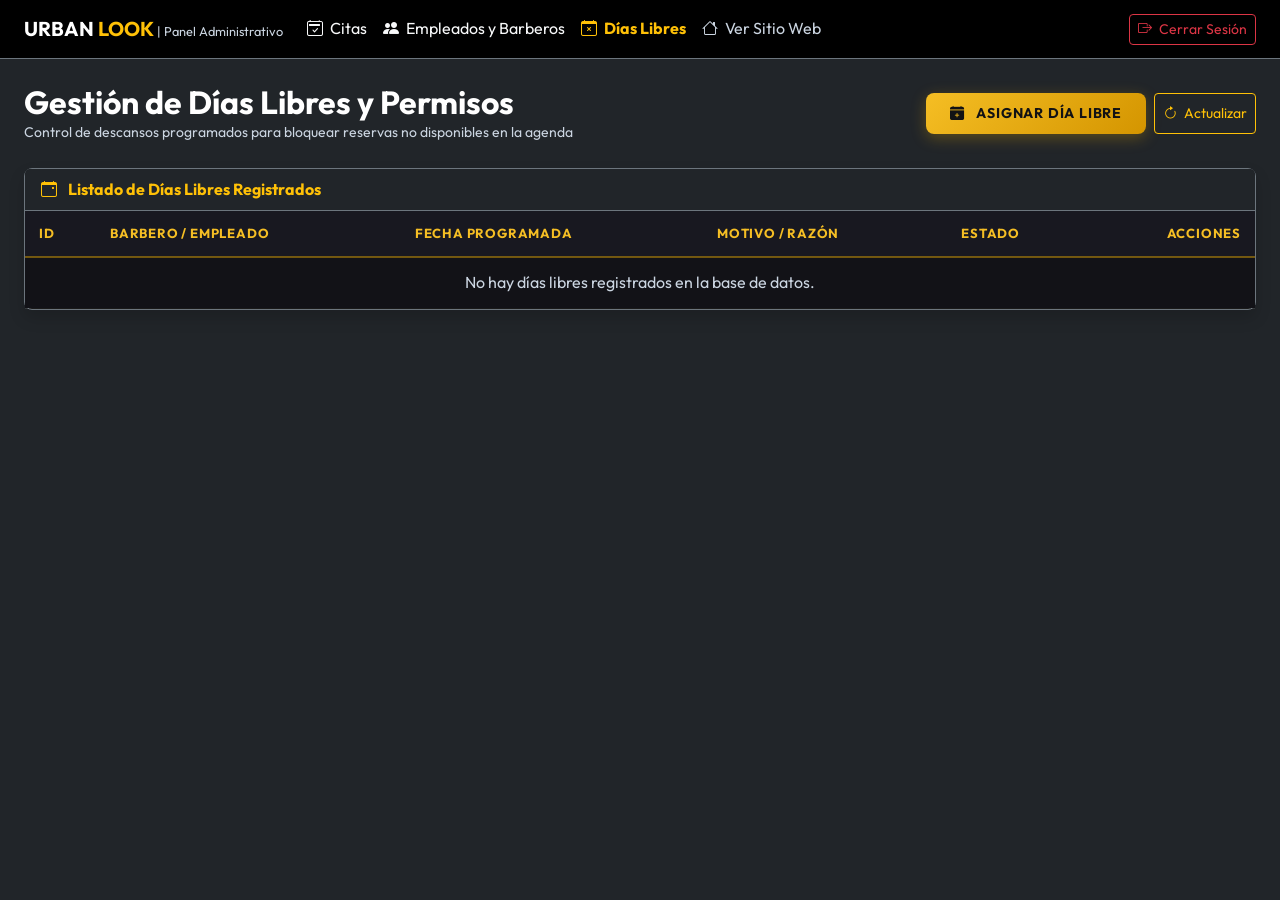
<file: peluqueria-FrondEnd/admin/dias_libres.html>
<!DOCTYPE html>
<html lang="es">
<head>
  <meta charset="UTF-8">
  <meta name="viewport" content="width=device-width, initial-scale=1.0">
  <title>URBAN LOOK - Gestión de Días Libres</title>
  <link rel="stylesheet" href="../Librerias/bootstrap/css/bootstrap.min.css">
  <link rel="stylesheet" href="../css/estilos.css">
  <link rel="stylesheet" href="https://cdn.jsdelivr.net/npm/bootstrap-icons@1.11.3/font/bootstrap-icons.min.css">
</head>
<body class="bg-dark text-light">

  <nav class="navbar navbar-expand-lg navbar-dark bg-black border-bottom border-secondary">
    <div class="container-fluid px-4">
      <a class="navbar-brand fw-bold" href="../index.html">
        URBAN <span class="text-warning">LOOK</span> 
        <small class="fw-normal text-muted" style="font-size: 0.8rem;">| Panel Administrativo</small>
      </a>
      <button class="navbar-toggler" type="button" data-bs-toggle="collapse" data-bs-target="#adminNavbar">
        <span class="navbar-toggler-icon"></span>
      </button>
      <div class="collapse navbar-collapse" id="adminNavbar">
        <div class="navbar-nav me-auto">
          <a class="nav-link text-light" href="./citas.html">
            <i class="bi bi-calendar2-check me-1"></i> Citas
          </a>
          <a class="nav-link text-light" href="./empleados.html">
            <i class="bi bi-people-fill me-1"></i> Empleados y Barberos
          </a>
          <a class="nav-link active text-warning fw-bold" href="./dias_libres.html">
            <i class="bi bi-calendar-x me-1"></i> Días Libres
          </a>
          <a class="nav-link text-muted" href="../index.html">
            <i class="bi bi-house me-1"></i> Ver Sitio Web
          </a>
        </div>
        <div class="d-flex align-items-center gap-3">
          <button onclick="cerrarSesion()" class="btn btn-outline-danger btn-sm">
            <i class="bi bi-box-arrow-right me-1"></i> Cerrar Sesión
          </button>
        </div>
      </div>
    </div>
  </nav>

  <div class="container-fluid px-4 my-4">
    <div class="d-flex justify-content-between align-items-center mb-4 flex-wrap gap-2">
      <div>
        <h2 class="fw-bold text-white mb-0">Gestión de Días Libres y Permisos</h2>
        <p class="text-muted small mb-0">Control de descansos programados para bloquear reservas no disponibles en la agenda</p>
      </div>
      <div class="d-flex gap-2">
        <button class="btn btn-gold btn-sm" onclick="abrirModalDiaLibre()">
          <i class="bi bi-calendar-plus-fill me-1"></i> Asignar Día Libre
        </button>
        <button class="btn btn-outline-warning btn-sm" onclick="cargarDiasLibres()">
          <i class="bi bi-arrow-clockwise me-1"></i> Actualizar
        </button>
      </div>
    </div>

    <div class="card bg-black border border-secondary rounded-3 shadow">
      <div class="card-header bg-dark border-secondary">
        <span class="fw-bold text-warning"><i class="bi bi-calendar-event me-2"></i> Listado de Días Libres Registrados</span>
      </div>
      <div class="table-responsive">
        <table class="table table-dark table-hover align-middle mb-0">
          <thead>
            <tr class="table-header-dark">
              <th>ID</th>
              <th>Barbero / Empleado</th>
              <th>Fecha Programada</th>
              <th>Motivo / Razón</th>
              <th>Estado</th>
              <th class="text-end">Acciones</th>
            </tr>
          </thead>
          <tbody id="tabla-dias-libres-body">
            <tr>
              <td colspan="6" class="text-center py-4 text-muted">
                <div class="spinner-border text-warning spinner-border-sm me-2"></div>
                Cargando días libres desde la base de datos...
              </td>
            </tr>
          </tbody>
        </table>
      </div>
    </div>
  </div>

  <!-- Modal Crear Día Libre -->
  <div class="modal fade" id="modalNuevoDiaLibre" tabindex="-1">
    <div class="modal-dialog modal-dialog-centered">
      <div class="modal-content bg-dark text-light border border-secondary">
        <div class="modal-header border-secondary">
          <h5 class="modal-title text-warning fw-bold"><i class="bi bi-calendar-plus-fill me-2"></i>Registrar Día Libre</h5>
          <button type="button" class="btn-close btn-close-white" data-bs-dismiss="modal"></button>
        </div>
        <form id="formNuevoDiaLibre">
          <div class="modal-body">
            <div class="mb-3">
              <label class="form-label text-warning small fw-bold">Selecciona el Barbero por su Nombre:</label>
              <select id="diaSelectEmpleado" class="form-control-dark" required>
                <option value="">Cargando barberos...</option>
              </select>
              <small class="text-muted">El ID del empleado se asignará automáticamente.</small>
            </div>
            <div class="mb-3">
              <label class="form-label text-warning small fw-bold">Fecha del Día Libre</label>
              <input type="date" id="diaFecha" class="form-control-dark" required>
            </div>
            <div class="mb-3">
              <label class="form-label text-warning small fw-bold">Motivo</label>
              <input type="text" id="diaMotivo" class="form-control-dark" placeholder="Ej: Descanso semanal, Cita médica, Vacaciones" required>
            </div>
            <div class="mb-3">
              <label class="form-label text-warning small fw-bold">Estado del Permiso</label>
              <select id="diaEstado" class="form-control-dark" required>
                <option value="APROBADO">APROBADO</option>
                <option value="PENDIENTE">PENDIENTE</option>
                <option value="RECHAZADO">RECHAZADO</option>
              </select>
            </div>
          </div>
          <div class="modal-footer border-secondary">
            <button type="button" class="btn btn-secondary" data-bs-dismiss="modal">Cancelar</button>
            <button type="submit" id="btnGuardarDiaLibre" class="btn btn-gold">Guardar Día Libre</button>
          </div>
        </form>
      </div>
    </div>
  </div>

  <script src="../Librerias/bootstrap/js/bootstrap.bundle.min.js"></script>
  <script src="../JavaScript/api.js"></script>
  <script src="../JavaScript/auth.js"></script>
  <script src="../JavaScript/admin.js"></script>
  <script>
    let mapaNombresEmpleados = {};
    let listaEmpleados = [];

    document.addEventListener('DOMContentLoaded', () => {
      cargarDiasLibres();
      const inputFecha = document.getElementById('diaFecha');
      if (inputFecha) {
        inputFecha.min = new Date().toISOString().split('T')[0];
      }
    });

    async function abrirModalDiaLibre() {
      const modalEl = document.getElementById('modalNuevoDiaLibre');
      const modal = new bootstrap.Modal(modalEl);
      await poblarSelectBarberos();
      modal.show();
    }

    async function cargarDiasLibres() {
      const tbody = document.getElementById('tabla-dias-libres-body');
      tbody.innerHTML = `<tr><td colspan="6" class="text-center py-4 text-muted"><div class="spinner-border text-warning spinner-border-sm me-2"></div> Cargando días libres...</td></tr>`;

      try {
        const [dias, empleados, usuarios] = await Promise.all([
          window.UrbanLookAPI.obtenerDiasLibres().catch(() => []),
          window.UrbanLookAPI.obtenerEmpleados().catch(() => []),
          window.UrbanLookAPI.obtenerUsuarios().catch(() => [])
        ]);

        listaEmpleados = empleados || [];
        const mapaUsers = {};
        (usuarios || []).forEach(u => { mapaUsers[u.id] = u; });

        mapaNombresEmpleados = {};
        listaEmpleados.forEach(e => {
          const u = mapaUsers[e.idUsuario];
          mapaNombresEmpleados[e.id] = u 
            ? `${u.nombre} ${u.apellido}` 
            : `Empleado #${e.id}`;
        });

        if (!dias || dias.length === 0) {
          tbody.innerHTML = `<tr><td colspan="6" class="text-center py-4 text-muted">No hay días libres registrados en la base de datos.</td></tr>`;
          return;
        }

        tbody.innerHTML = '';
        dias.forEach(item => {
          const tr = document.createElement('tr');
          const badgeClass = item.estado === 'APROBADO' ? 'bg-success' : (item.estado === 'RECHAZADO' ? 'bg-danger' : 'bg-warning text-dark');
          const nombreBarbero = mapaNombresEmpleados[item.idEmpleado] || `Empleado #${item.idEmpleado}`;

          tr.innerHTML = `
            <td class="cell-id">#${item.id}</td>
            <td>
              <div class="fw-bold text-white"><i class="bi bi-person-circle text-warning me-1"></i>${nombreBarbero}</div>
              <small class="cell-subtext">ID Empleado: ${item.idEmpleado}</small>
            </td>
            <td class="fw-bold text-warning">${item.fecha}</td>
            <td class="text-white">${item.motivo}</td>
            <td><span class="badge ${badgeClass}">${item.estado || 'APROBADO'}</span></td>
            <td class="text-end">
              <button class="btn btn-sm btn-outline-danger" title="Eliminar Día Libre" onclick="eliminarDiaLibre(${item.id})">
                <i class="bi bi-trash-fill"></i>
              </button>
            </td>
          `;
          tbody.appendChild(tr);
        });
      } catch (err) {
        tbody.innerHTML = `<tr><td colspan="6" class="text-center py-4 text-danger"><i class="bi bi-exclamation-triangle fs-4 d-block mb-1"></i> Error al conectar con el backend: ${err.message}</td></tr>`;
      }
    }

    async function poblarSelectBarberos() {
      const select = document.getElementById('diaSelectEmpleado');
      select.innerHTML = '<option value="">-- Selecciona el Barbero --</option>';

      try {
        if (!listaEmpleados || listaEmpleados.length === 0) {
          listaEmpleados = await window.UrbanLookAPI.obtenerEmpleados();
        }

        listaEmpleados.forEach(e => {
          const nombre = mapaNombresEmpleados[e.id] || `Barbero #${e.id}`;
          const opt = document.createElement('option');
          opt.value = e.id; // El ID numérico se asigna automáticamente al value
          opt.textContent = `${nombre} (${e.especialidades || 'General'})`;
          select.appendChild(opt);
        });
      } catch (err) {
        console.error('Error al poblar barberos:', err);
      }
    }

    document.getElementById('formNuevoDiaLibre').addEventListener('submit', async function(e) {
      e.preventDefault();

      const modalEl = document.getElementById('modalNuevoDiaLibre');
      const modal = bootstrap.Modal.getInstance(modalEl);
      const selectEmp = document.getElementById('diaSelectEmpleado');
      const idEmpleado = parseInt(selectEmp.value, 10);

      if (!idEmpleado) {
        alert('Por favor selecciona un barbero de la lista.');
        return;
      }

      const nuevoDia = {
        idEmpleado: idEmpleado,
        fecha: document.getElementById('diaFecha').value,
        motivo: document.getElementById('diaMotivo').value.trim(),
        estado: document.getElementById('diaEstado').value
      };

      try {
        await window.UrbanLookAPI.crearDiaLibre(nuevoDia);
        if (modal) modal.hide();
        document.getElementById('formNuevoDiaLibre').reset();
        await cargarDiasLibres();
        alert('Día libre registrado con éxito.');
      } catch (err) {
        alert(`Error al guardar día libre: ${err.message}`);
      }
    });

    async function eliminarDiaLibre(id) {
      if (!confirm(`¿Eliminar el registro de día libre #${id}?`)) return;
      try {
        await window.UrbanLookAPI.eliminarDiaLibre(id);
        await cargarDiasLibres();
      } catch (err) {
        alert(`Error al eliminar día libre: ${err.message}`);
      }
    }
  </script>
</body>
</html>
</file>
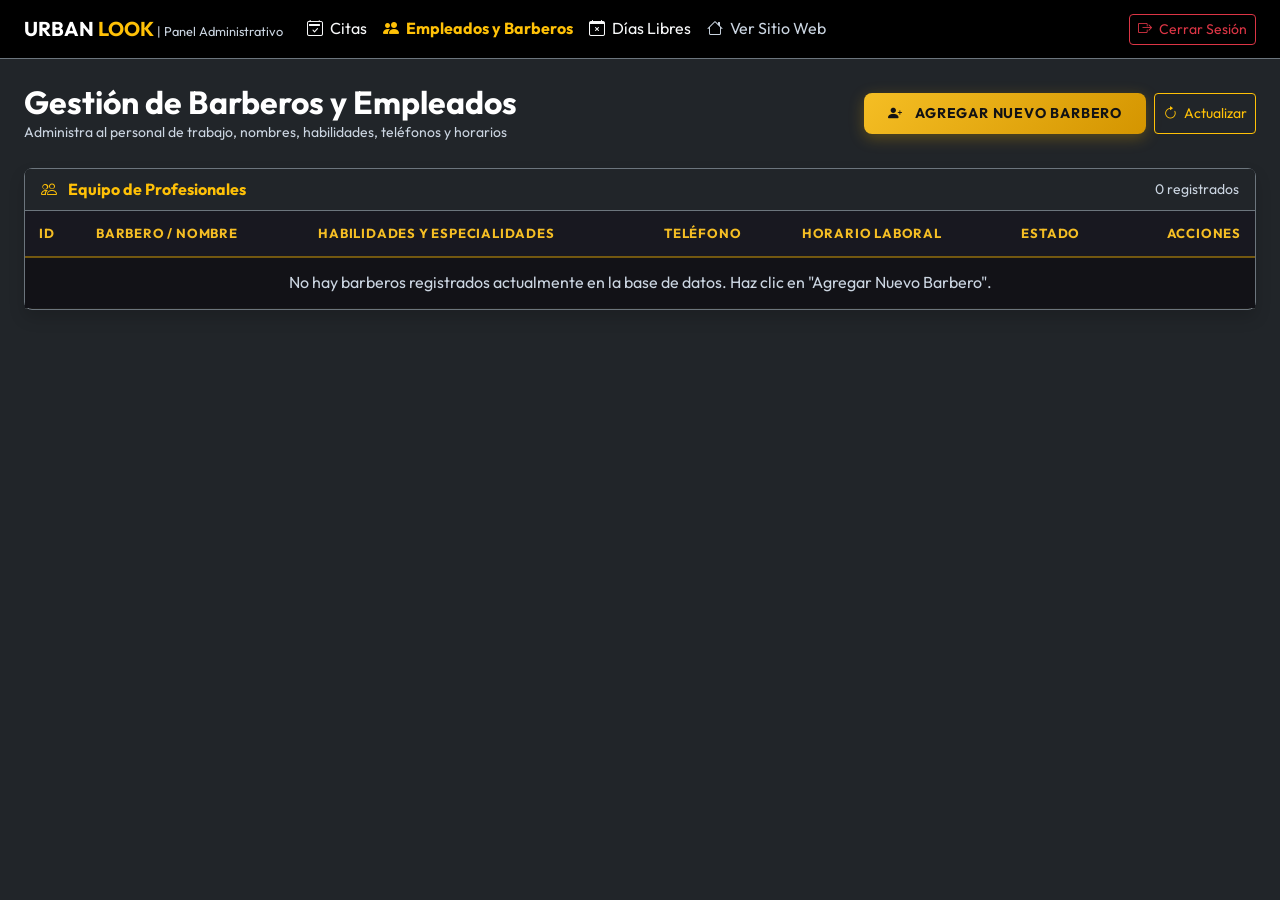
<file: peluqueria-FrondEnd/admin/empleados.html>
<!DOCTYPE html>
<html lang="es">
<head>
  <meta charset="UTF-8">
  <meta name="viewport" content="width=device-width, initial-scale=1.0">
  <title>URBAN LOOK - Gestión de Barberos y Personal</title>
  <link rel="stylesheet" href="../Librerias/bootstrap/css/bootstrap.min.css">
  <link rel="stylesheet" href="../css/estilos.css">
  <link rel="stylesheet" href="https://cdn.jsdelivr.net/npm/bootstrap-icons@1.11.3/font/bootstrap-icons.min.css">
</head>
<body class="bg-dark text-light">

  <nav class="navbar navbar-expand-lg navbar-dark bg-black border-bottom border-secondary">
    <div class="container-fluid px-4">
      <a class="navbar-brand fw-bold" href="../index.html">
        URBAN <span class="text-warning">LOOK</span> 
        <small class="fw-normal text-muted" style="font-size: 0.8rem;">| Panel Administrativo</small>
      </a>
      <button class="navbar-toggler" type="button" data-bs-toggle="collapse" data-bs-target="#adminNavbar">
        <span class="navbar-toggler-icon"></span>
      </button>
      <div class="collapse navbar-collapse" id="adminNavbar">
        <div class="navbar-nav me-auto">
          <a class="nav-link text-light" href="./citas.html">
            <i class="bi bi-calendar2-check me-1"></i> Citas
          </a>
          <a class="nav-link active text-warning fw-bold" href="./empleados.html">
            <i class="bi bi-people-fill me-1"></i> Empleados y Barberos
          </a>
          <a class="nav-link text-light" href="./dias_libres.html">
            <i class="bi bi-calendar-x me-1"></i> Días Libres
          </a>
          <a class="nav-link text-muted" href="../index.html">
            <i class="bi bi-house me-1"></i> Ver Sitio Web
          </a>
        </div>
        <div class="d-flex align-items-center gap-3">
          <button onclick="cerrarSesion()" class="btn btn-outline-danger btn-sm">
            <i class="bi bi-box-arrow-right me-1"></i> Cerrar Sesión
          </button>
        </div>
      </div>
    </div>
  </nav>

  <div class="container-fluid px-4 my-4">
    <div class="d-flex justify-content-between align-items-center mb-4 flex-wrap gap-2">
      <div>
        <h2 class="fw-bold text-white mb-0">Gestión de Barberos y Empleados</h2>
        <p class="text-muted small mb-0">Administra al personal de trabajo, nombres, habilidades, teléfonos y horarios</p>
      </div>
      <div class="d-flex gap-2">
        <button class="btn btn-gold btn-sm" onclick="abrirModalNuevoEmpleado()">
          <i class="bi bi-person-plus-fill me-1"></i> Agregar Nuevo Barbero
        </button>
        <button class="btn btn-outline-warning btn-sm" onclick="cargarEmpleados()">
          <i class="bi bi-arrow-clockwise me-1"></i> Actualizar
        </button>
      </div>
    </div>

    <div class="card bg-black border border-secondary rounded-3 shadow">
      <div class="card-header bg-dark border-secondary d-flex justify-content-between align-items-center">
        <span class="fw-bold text-warning"><i class="bi bi-people me-2"></i> Equipo de Profesionales</span>
        <span class="text-muted small" id="total-empleados-badge">0 registrados</span>
      </div>
      <div class="table-responsive">
        <table class="table table-dark table-hover align-middle mb-0">
          <thead>
            <tr class="table-header-dark">
              <th>ID</th>
              <th>Barbero / Nombre</th>
              <th>Habilidades y Especialidades</th>
              <th>Teléfono</th>
              <th>Horario Laboral</th>
              <th>Estado</th>
              <th class="text-end">Acciones</th>
            </tr>
          </thead>
          <tbody id="tabla-empleados-body">
            <tr>
              <td colspan="7" class="text-center py-4 text-muted">
                <div class="spinner-border text-warning spinner-border-sm me-2"></div>
                Cargando personal desde la base de datos...
              </td>
            </tr>
          </tbody>
        </table>
      </div>
    </div>
  </div>

  <!-- Modal Crear Empleado (Sin requerir ingresar IDs manuales) -->
  <div class="modal fade" id="modalNuevoEmpleado" tabindex="-1">
    <div class="modal-dialog modal-dialog-centered modal-lg">
      <div class="modal-content bg-dark text-light border border-secondary">
        <div class="modal-header border-secondary">
          <h5 class="modal-title text-warning fw-bold"><i class="bi bi-person-plus-fill me-2"></i>Registrar Nuevo Barbero / Empleado</h5>
          <button type="button" class="btn-close btn-close-white" data-bs-dismiss="modal"></button>
        </div>

        <div class="modal-body">
          <!-- Pestañas para elegir modo de adición -->
          <ul class="nav nav-pills mb-3 border-bottom border-secondary pb-2" id="pills-tab" role="tablist">
            <li class="nav-item">
              <button class="nav-link active btn-sm text-uppercase fw-bold" id="tab-nuevo-personal" data-bs-toggle="pill" data-bs-target="#panel-nuevo-personal" type="button">
                <i class="bi bi-person-plus me-1"></i> Registrar Persona y Barbero (Nuevo)
              </button>
            </li>
            <li class="nav-item">
              <button class="nav-link btn-sm text-uppercase fw-bold" id="tab-vincular-usuario" data-bs-toggle="pill" data-bs-target="#panel-vincular-usuario" type="button">
                <i class="bi bi-link-45deg me-1"></i> Seleccionar de Usuarios Existentes
              </button>
            </li>
          </ul>

          <div id="empleado-modal-alert" class="alert d-none py-2 small" role="alert"></div>

          <div class="tab-content" id="pills-tabContent">
            <!-- PANEL 1: Registro completo de persona + empleado (Sin IDs manuales) -->
            <div class="tab-pane fade show active" id="panel-nuevo-personal">
              <form id="formNuevoBarberoCompleto">
                <div class="row g-3">
                  <div class="col-12 col-md-6">
                    <label class="form-label text-warning small fw-bold">Nombre</label>
                    <input type="text" id="nuevoEmpNombre" class="form-control-dark" placeholder="Ej: Camilo" required>
                  </div>
                  <div class="col-12 col-md-6">
                    <label class="form-label text-warning small fw-bold">Apellido</label>
                    <input type="text" id="nuevoEmpApellido" class="form-control-dark" placeholder="Ej: Vargas" required>
                  </div>

                  <div class="col-12 col-md-6">
                    <label class="form-label text-warning small fw-bold">Documento de Identidad</label>
                    <input type="text" id="nuevoEmpDocumento" class="form-control-dark" placeholder="Número de cédula" required>
                  </div>
                  <div class="col-12 col-md-6">
                    <label class="form-label text-warning small fw-bold">Correo Electrónico</label>
                    <input type="email" id="nuevoEmpCorreo" class="form-control-dark" placeholder="camilo@urbanlook.com" required>
                  </div>

                  <div class="col-12 col-md-6">
                    <label class="form-label text-warning small fw-bold">Nombre de Usuario (Para Iniciar Sesión)</label>
                    <input type="text" id="nuevoEmpUser" class="form-control-dark" placeholder="camilo_barber" required>
                  </div>
                  <div class="col-12 col-md-6">
                    <label class="form-label text-warning small fw-bold">Contraseña de Acceso</label>
                    <input type="password" id="nuevoEmpPassword" class="form-control-dark" placeholder="Contraseña de acceso" required minlength="4">
                  </div>

                  <div class="col-12 col-md-6">
                    <label class="form-label text-warning small fw-bold">Teléfono de Contacto</label>
                    <input type="text" id="nuevoEmpTelefono" class="form-control-dark" placeholder="318 000 0000" required>
                  </div>
                  <div class="col-12 col-md-6">
                    <label class="form-label text-warning small fw-bold">Habilidades y Especialidades</label>
                    <input type="text" id="nuevoEmpEspecialidades" class="form-control-dark" placeholder="Ej: Fade, Barba Spa, Visagismo" required>
                  </div>

                  <div class="col-6 col-md-3">
                    <label class="form-label text-warning small fw-bold">Hora Entrada</label>
                    <input type="time" id="nuevoEmpHoraEntrada" class="form-control-dark" value="08:00" required>
                  </div>
                  <div class="col-6 col-md-3">
                    <label class="form-label text-warning small fw-bold">Hora Salida</label>
                    <input type="time" id="nuevoEmpHoraSalida" class="form-control-dark" value="18:00" required>
                  </div>
                  <div class="col-12 col-md-6 d-flex align-items-center pt-3">
                    <div class="form-check">
                      <input class="form-check-input" type="checkbox" id="nuevoEmpActivo" checked>
                      <label class="form-check-label text-light fw-bold" for="nuevoEmpActivo">Habilitar barbero como Activo</label>
                    </div>
                  </div>

                  <div class="col-12 text-end mt-4">
                    <button type="button" class="btn btn-secondary me-2" data-bs-dismiss="modal">Cancelar</button>
                    <button type="submit" id="btnGuardarNuevoBarbero" class="btn btn-gold">
                      <i class="bi bi-check-circle-fill me-1"></i> Guardar Barbero
                    </button>
                  </div>
                </div>
              </form>
            </div>

            <!-- PANEL 2: Vincular a usuario existente seleccionando por Nombre -->
            <div class="tab-pane fade" id="panel-vincular-usuario">
              <form id="formVincularEmpleado">
                <div class="row g-3">
                  <div class="col-12">
                    <label class="form-label text-warning small fw-bold">Selecciona el Usuario por Nombre:</label>
                    <select id="vincularSelectUsuario" class="form-control-dark" required>
                      <option value="">Cargando lista de usuarios...</option>
                    </select>
                    <small class="text-muted">El sistema tomará automáticamente el ID del usuario seleccionado.</small>
                  </div>

                  <div class="col-12">
                    <label class="form-label text-warning small fw-bold">Habilidades y Especialidades</label>
                    <input type="text" id="vincularEspecialidades" class="form-control-dark" placeholder="Ej: Tijera, Texturas & Color" required>
                  </div>
                  <div class="col-12 col-md-6">
                    <label class="form-label text-warning small fw-bold">Teléfono de Contacto</label>
                    <input type="text" id="vincularTelefono" class="form-control-dark" placeholder="318 000 0000" required>
                  </div>
                  <div class="col-6 col-md-3">
                    <label class="form-label text-warning small fw-bold">Hora Entrada</label>
                    <input type="time" id="vincularHoraEntrada" class="form-control-dark" value="08:00" required>
                  </div>
                  <div class="col-6 col-md-3">
                    <label class="form-label text-warning small fw-bold">Hora Salida</label>
                    <input type="time" id="vincularHoraSalida" class="form-control-dark" value="18:00" required>
                  </div>
                  <div class="col-12">
                    <div class="form-check">
                      <input class="form-check-input" type="checkbox" id="vincularActivo" checked>
                      <label class="form-check-label text-light fw-bold" for="vincularActivo">Habilitar barbero como Activo</label>
                    </div>
                  </div>

                  <div class="col-12 text-end mt-4">
                    <button type="button" class="btn btn-secondary me-2" data-bs-dismiss="modal">Cancelar</button>
                    <button type="submit" id="btnGuardarVincular" class="btn btn-gold">
                      <i class="bi bi-link-45deg me-1"></i> Asignar como Empleado
                    </button>
                  </div>
                </div>
              </form>
            </div>
          </div>
        </div>
      </div>
    </div>
  </div>

  <script src="../Librerias/bootstrap/js/bootstrap.bundle.min.js"></script>
  <script src="../JavaScript/api.js"></script>
  <script src="../JavaScript/auth.js"></script>
  <script src="../JavaScript/admin.js"></script>
  <script>
    let usuariosRegistrados = [];
    let mapaUsuarios = {};

    document.addEventListener('DOMContentLoaded', () => {
      cargarEmpleados();
    });

    function abrirModalNuevoEmpleado() {
      const modalEl = document.getElementById('modalNuevoEmpleado');
      const modal = new bootstrap.Modal(modalEl);
      poblarSelectUsuariosExistentes();
      modal.show();
    }

    async function cargarEmpleados() {
      const tbody = document.getElementById('tabla-empleados-body');
      const badgeTotal = document.getElementById('total-empleados-badge');
      tbody.innerHTML = `<tr><td colspan="7" class="text-center py-4 text-muted"><div class="spinner-border text-warning spinner-border-sm me-2"></div> Cargando información del personal...</td></tr>`;

      try {
        // Obtenemos en paralelo empleados y usuarios para mostrar nombres reales
        const [empleados, usuarios] = await Promise.all([
          window.UrbanLookAPI.obtenerEmpleados().catch(() => []),
          window.UrbanLookAPI.obtenerUsuarios().catch(() => [])
        ]);

        usuariosRegistrados = usuarios || [];
        mapaUsuarios = {};
        usuariosRegistrados.forEach(u => {
          mapaUsuarios[u.id] = u;
        });

        if (!empleados || empleados.length === 0) {
          tbody.innerHTML = `<tr><td colspan="7" class="text-center py-4 text-muted">No hay barberos registrados actualmente en la base de datos. Haz clic en "Agregar Nuevo Barbero".</td></tr>`;
          if (badgeTotal) badgeTotal.textContent = '0 registrados';
          return;
        }

        if (badgeTotal) badgeTotal.textContent = `${empleados.length} registrados`;
        tbody.innerHTML = '';

        empleados.forEach(emp => {
          const usuario = mapaUsuarios[emp.idUsuario];
          const nombreCompleto = usuario 
            ? `${usuario.nombre} ${usuario.apellido}` 
            : `Usuario #${emp.idUsuario}`;
          const detalleUsuario = usuario 
            ? `@${usuario.user} &bull; ${usuario.correo}` 
            : `ID de Sistema: ${emp.idUsuario}`;

          const tr = document.createElement('tr');
          const estadoBadge = emp.activo 
            ? '<span class="badge bg-success">ACTIVO</span>' 
            : '<span class="badge bg-secondary">INACTIVO</span>';

          tr.innerHTML = `
            <td class="cell-id">#${emp.id}</td>
            <td>
              <div class="fw-bold text-white fs-6"><i class="bi bi-person-badge text-warning me-1"></i>${nombreCompleto}</div>
              <small class="cell-subtext">${detalleUsuario}</small>
            </td>
            <td>
              <span class="badge bg-dark border border-secondary text-warning">${emp.especialidades || 'General'}</span>
            </td>
            <td class="text-white">${emp.telefono || '-'}</td>
            <td class="text-white">
              <i class="bi bi-clock me-1 text-warning"></i>${formatearHoraSimple(emp.horaEntrada)} - ${formatearHoraSimple(emp.horaSalida)}
            </td>
            <td>${estadoBadge}</td>
            <td class="text-end">
              <button class="btn btn-sm ${emp.activo ? 'btn-outline-warning' : 'btn-outline-success'} me-1" 
                title="${emp.activo ? 'Desactivar Barbero' : 'Activar Barbero'}" 
                onclick="alternarEstadoEmpleado(${emp.id}, ${!emp.activo}, ${emp.idUsuario}, '${emp.especialidades || ''}', '${emp.telefono || ''}', '${emp.horaEntrada}', '${emp.horaSalida}')">
                <i class="bi ${emp.activo ? 'bi-pause-circle' : 'bi-play-circle'}"></i>
              </button>
              <button class="btn btn-sm btn-outline-danger" title="Eliminar Barbero" onclick="eliminarEmpleado(${emp.id}, '${nombreCompleto}')">
                <i class="bi bi-trash-fill"></i>
              </button>
            </td>
          `;
          tbody.appendChild(tr);
        });
      } catch (err) {
        tbody.innerHTML = `<tr><td colspan="7" class="text-center py-4 text-danger"><i class="bi bi-exclamation-triangle fs-4 d-block mb-1"></i> Error al conectar con el servidor: ${err.message}</td></tr>`;
      }
    }

    function formatearHoraSimple(hora) {
      if (!hora) return '--:--';
      return hora.substring(0, 5);
    }

    function poblarSelectUsuariosExistentes() {
      const select = document.getElementById('vincularSelectUsuario');
      if (!select) return;
      select.innerHTML = '<option value="">-- Selecciona una persona por su nombre --</option>';

      usuariosRegistrados.forEach(u => {
        const opt = document.createElement('option');
        opt.value = u.id; // El ID se asigna automáticamente al valor de la opción
        opt.textContent = `${u.nombre} ${u.apellido} (@${u.user}) - ${u.correo}`;
        select.appendChild(opt);
      });
    }

    // FORMULARIO 1: REGISTRAR NUEVO PERSONAL Y BARBERO (EL ID SE GENERA Y ASIGNA SOLO)
    document.getElementById('formNuevoBarberoCompleto').addEventListener('submit', async function(e) {
      e.preventDefault();
      const alertBox = document.getElementById('empleado-modal-alert');
      const btn = document.getElementById('btnGuardarNuevoBarbero');
      alertBox.className = 'alert d-none py-2 small';

      const nombre = document.getElementById('nuevoEmpNombre').value.trim();
      const apellido = document.getElementById('nuevoEmpApellido').value.trim();
      const documento = document.getElementById('nuevoEmpDocumento').value.trim();
      const correo = document.getElementById('nuevoEmpCorreo').value.trim();
      const user = document.getElementById('nuevoEmpUser').value.trim();
      const password = document.getElementById('nuevoEmpPassword').value;
      const telefono = document.getElementById('nuevoEmpTelefono').value.trim();
      const especialidades = document.getElementById('nuevoEmpEspecialidades').value.trim();
      const horaEntrada = document.getElementById('nuevoEmpHoraEntrada').value + ':00';
      const horaSalida = document.getElementById('nuevoEmpHoraSalida').value + ':00';
      const activo = document.getElementById('nuevoEmpActivo').checked;

      btn.disabled = true;
      btn.innerHTML = '<span class="spinner-border spinner-border-sm me-2"></span> Registrando...';

      try {
        // 1. Crear el usuario en la tabla usuarios con rol EMPLEADO (id_roles: 2)
        const usuarioPayload = {
          nombre: nombre,
          apellido: apellido,
          identification: documento,
          correo: correo,
          user: user,
          password: password,
          id_roles: 2 // Rol EMPLEADO / BARBERO
        };

        const usuarioCreado = await window.UrbanLookAPI.registrarUsuario(usuarioPayload);
        const nuevoIdUsuario = usuarioCreado.id;

        if (!nuevoIdUsuario) {
          throw new Error('No se pudo obtener el ID autogenerado para el nuevo usuario.');
        }

        // 2. Crear automáticamente el empleado vinculando el ID generado
        const empleadoPayload = {
          idUsuario: nuevoIdUsuario,
          especialidades: especialidades,
          telefono: telefono,
          horaEntrada: horaEntrada,
          horaSalida: horaSalida,
          activo: activo
        };

        await window.UrbanLookAPI.crearEmpleado(empleadoPayload);

        // Cerrar modal y limpiar
        const modalEl = document.getElementById('modalNuevoEmpleado');
        const modal = bootstrap.Modal.getInstance(modalEl);
        if (modal) modal.hide();

        document.getElementById('formNuevoBarberoCompleto').reset();
        await cargarEmpleados();
        alert(`✅ ¡Barbero ${nombre} ${apellido} registrado exitosamente!\n\nSe ha creado su cuenta de usuario y su perfil de empleado con ID asignado automáticamente.`);
      } catch (err) {
        alertBox.className = 'alert alert-danger py-2 small';
        alertBox.textContent = `Error al registrar barbero: ${err.message}`;
      } finally {
        btn.disabled = false;
        btn.innerHTML = '<i class="bi bi-check-circle-fill me-1"></i> Guardar Barbero';
      }
    });

    // FORMULARIO 2: VINCULAR USUARIO EXISTENTE SELECCIONANDO POR NOMBRE
    document.getElementById('formVincularEmpleado').addEventListener('submit', async function(e) {
      e.preventDefault();
      const alertBox = document.getElementById('empleado-modal-alert');
      const btn = document.getElementById('btnGuardarVincular');
      alertBox.className = 'alert d-none py-2 small';

      const selectUsuario = document.getElementById('vincularSelectUsuario');
      const idUsuario = parseInt(selectUsuario.value, 10);

      if (!idUsuario) {
        alertBox.className = 'alert alert-warning py-2 small';
        alertBox.textContent = 'Por favor selecciona un usuario de la lista desplegable.';
        return;
      }

      const especialidades = document.getElementById('vincularEspecialidades').value.trim();
      const telefono = document.getElementById('vincularTelefono').value.trim();
      const horaEntrada = document.getElementById('vincularHoraEntrada').value + ':00';
      const horaSalida = document.getElementById('vincularHoraSalida').value + ':00';
      const activo = document.getElementById('vincularActivo').checked;

      btn.disabled = true;
      btn.innerHTML = '<span class="spinner-border spinner-border-sm me-2"></span> Vinculando...';

      try {
        const empleadoPayload = {
          idUsuario: idUsuario,
          especialidades: especialidades,
          telefono: telefono,
          horaEntrada: horaEntrada,
          horaSalida: horaSalida,
          activo: activo
        };

        await window.UrbanLookAPI.crearEmpleado(empleadoPayload);

        const modalEl = document.getElementById('modalNuevoEmpleado');
        const modal = bootstrap.Modal.getInstance(modalEl);
        if (modal) modal.hide();

        document.getElementById('formVincularEmpleado').reset();
        await cargarEmpleados();
        alert('✅ Empleado vinculado exitosamente.');
      } catch (err) {
        alertBox.className = 'alert alert-danger py-2 small';
        alertBox.textContent = `Error al asignar empleado: ${err.message}`;
      } finally {
        btn.disabled = false;
        btn.innerHTML = '<i class="bi bi-link-45deg me-1"></i> Asignar como Empleado';
      }
    });

    async function alternarEstadoEmpleado(id, nuevoEstado, idUsuario, especialidades, telefono, horaEntrada, horaSalida) {
      try {
        const payload = {
          id: id,
          idUsuario: idUsuario,
          especialidades: especialidades,
          telefono: telefono,
          horaEntrada: horaEntrada.length === 5 ? horaEntrada + ':00' : horaEntrada,
          horaSalida: horaSalida.length === 5 ? horaSalida + ':00' : horaSalida,
          activo: nuevoEstado
        };
        await window.UrbanLookAPI.actualizarEmpleado(id, payload);
        await cargarEmpleados();
      } catch (err) {
        alert(`Error al actualizar estado del empleado: ${err.message}`);
      }
    }

    async function eliminarEmpleado(id, nombre) {
      if (!confirm(`¿Estás seguro de eliminar al barbero "${nombre}" (#${id})?`)) return;
      try {
        await window.UrbanLookAPI.eliminarEmpleado(id);
        await cargarEmpleados();
      } catch (err) {
        alert(`Error al eliminar empleado: ${err.message}`);
      }
    }
  </script>
</body>
</html>
</file>
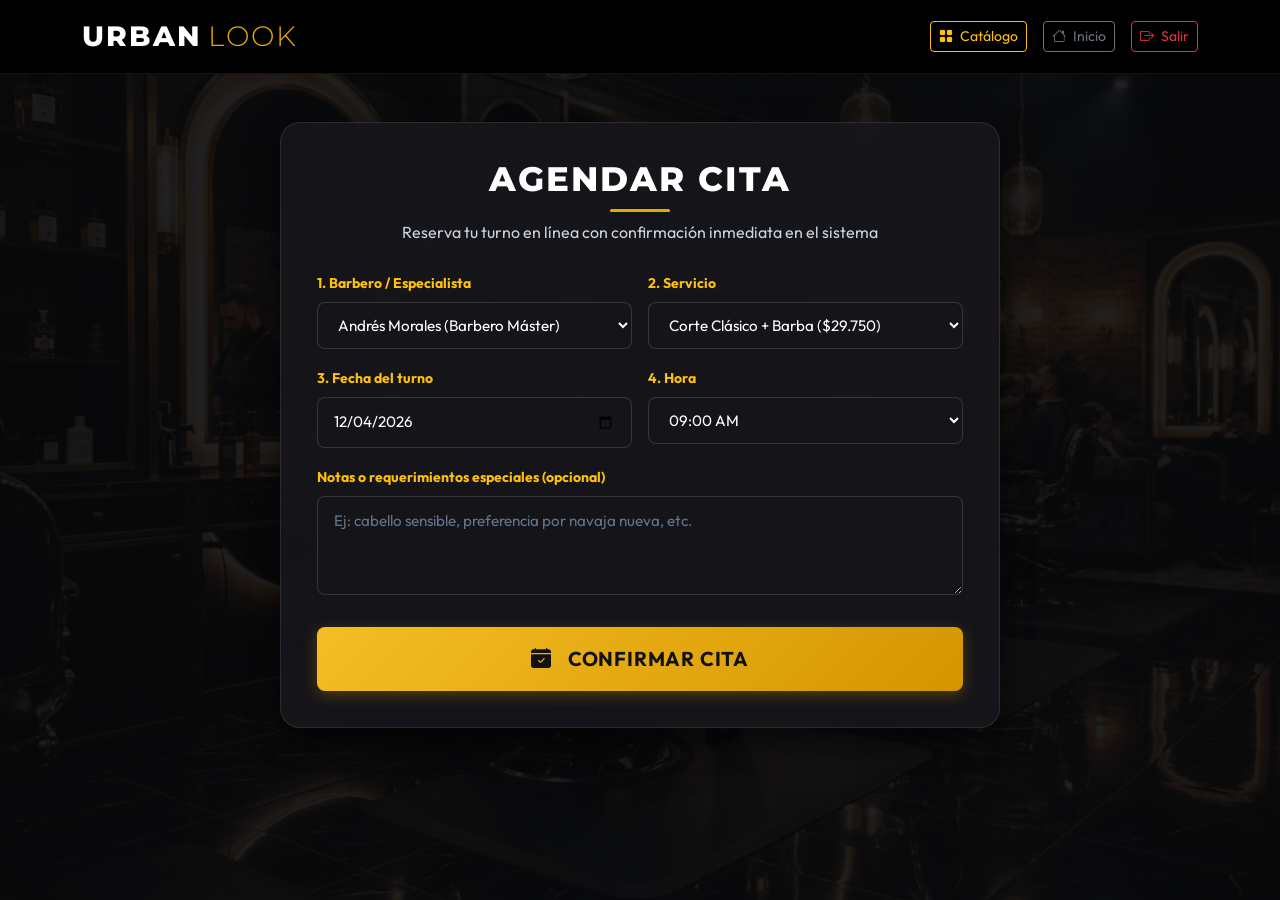
<file: peluqueria-FrondEnd/cliente/agendar.html>
<!DOCTYPE html>
<html lang="es">
<head>
  <meta charset="UTF-8">
  <meta name="viewport" content="width=device-width, initial-scale=1.0">
  <title>URBAN LOOK - Agendar Cita</title>
  <link rel="stylesheet" href="../Librerias/bootstrap/css/bootstrap.min.css">
  <link rel="stylesheet" href="../css/estilos.css">
  <link rel="stylesheet" href="https://cdn.jsdelivr.net/npm/bootstrap-icons@1.11.3/font/bootstrap-icons.min.css">
  <style>
    body {
      background: linear-gradient(rgba(8, 8, 10, 0.9), rgba(8, 8, 10, 0.9)), url('../img/fondo-barberia.jpg') center/cover no-repeat fixed;
      min-height: 100vh;
      color: #fff;
    }
  </style>
</head>
<body>

  <!-- Barra Superior -->
  <header class="top-header">
    <div class="container d-flex justify-content-between align-items-center">
      <a href="../index.html" class="logo-brand">
        URBAN <span>LOOK</span>
      </a>
      <div class="d-flex align-items-center gap-3">
        <span id="cliente-nombre-header" class="text-warning small d-none d-sm-inline"></span>
        <a href="./catalogo.html" class="btn btn-outline-warning btn-sm">
          <i class="bi bi-grid-fill me-1"></i> Catálogo
        </a>
        <a href="../index.html" class="btn btn-outline-secondary btn-sm">
          <i class="bi bi-house me-1"></i> Inicio
        </a>
        <button onclick="cerrarSesion()" class="btn btn-outline-danger btn-sm">
          <i class="bi bi-box-arrow-right me-1"></i> Salir
        </button>
      </div>
    </div>
  </header>

  <div class="container py-5">
    <div class="glass-box mx-auto" style="max-width: 720px;">
      <div class="text-center mb-4">
        <h2 class="section-header-title mb-2">Agendar Cita</h2>
        <p class="text-muted">Reserva tu turno en línea con confirmación inmediata en el sistema</p>
      </div>

      <div id="agendar-alert" class="alert d-none py-2 small" role="alert"></div>

      <form id="formAgendarCliente">
        <div class="row g-3">
          <div class="col-12 col-md-6">
            <label class="form-label text-warning small fw-bold">1. Barbero / Especialista</label>
            <select id="selectBarbero" class="form-control-dark" required>
              <option value="1">Andrés Morales (Barbero Máster)</option>
              <option value="2">Mateo Restrepo (Estilista Capilar)</option>
              <option value="3">Sebastián Castro (Diseñador Facial)</option>
            </select>
          </div>

          <div class="col-12 col-md-6">
            <label class="form-label text-warning small fw-bold">2. Servicio</label>
            <select id="selectServicio" class="form-control-dark" required>
              <option value="1">Corte Clásico + Barba ($29.750)</option>
              <option value="2">Fade / Degradado ($22.000)</option>
              <option value="3">Rapado Uniforme ($18.000)</option>
              <option value="4">Corte Niño ($20.000)</option>
              <option value="5">Perfilado Barba Spa ($18.000)</option>
              <option value="6">Diseño de Cejas ($12.000)</option>
              <option value="7">Facial Vapor de Ozono ($35.000)</option>
              <option value="8">Alisado Capilar Keratina ($57.000)</option>
              <option value="9">Camuflaje Canas ($45.000)</option>
            </select>
          </div>

          <div class="col-12 col-md-6">
            <label class="form-label text-warning small fw-bold">3. Fecha del turno</label>
            <input type="date" id="fechaTurno" class="form-control-dark" required>
          </div>

          <div class="col-12 col-md-6">
            <label class="form-label text-warning small fw-bold">4. Hora</label>
            <select id="horaTurno" class="form-control-dark" required>
              <option value="09:00:00">09:00 AM</option>
              <option value="10:00:00">10:00 AM</option>
              <option value="11:30:00">11:30 AM</option>
              <option value="14:00:00">02:00 PM</option>
              <option value="15:30:00">03:30 PM</option>
              <option value="17:00:00">05:00 PM</option>
              <option value="18:30:00">06:30 PM</option>
            </select>
          </div>

          <div class="col-12">
            <label class="form-label text-warning small fw-bold">Notas o requerimientos especiales (opcional)</label>
            <textarea id="notasTurno" class="form-control-dark" rows="3" placeholder="Ej: cabello sensible, preferencia por navaja nueva, etc."></textarea>
          </div>

          <div class="col-12 mt-4 text-center">
            <button type="submit" id="btnConfirmarTurno" class="btn-gold w-100 py-3 fs-5">
              <i class="bi bi-calendar-check-fill me-2"></i> Confirmar Cita
            </button>
          </div>
        </div>
      </form>
    </div>
  </div>

  <script src="../Librerias/bootstrap/js/bootstrap.bundle.min.js"></script>
  <script src="../JavaScript/api.js"></script>
  <script src="../JavaScript/auth.js"></script>
  <script>
    document.addEventListener('DOMContentLoaded', async () => {
      // Configurar fecha mínima
      const inputFecha = document.getElementById('fechaTurno');
      if (inputFecha) {
        const hoy = new Date().toISOString().split('T')[0];
        inputFecha.min = hoy;
        inputFecha.value = hoy;
      }

      // Comprobar sesión de usuario
      const sesion = window.obtenerUsuarioSesion ? window.obtenerUsuarioSesion() : null;
      const headerNombre = document.getElementById('cliente-nombre-header');
      if (sesion && headerNombre) {
        headerNombre.textContent = `Cliente: ${sesion.nombreCompleto || sesion.usuario}`;
      }

      // Parámetros URL (ej: ?servicio=2)
      const urlParams = new URLSearchParams(window.location.search);
      const servParam = urlParams.get('servicio');
      if (servParam) {
        const sel = document.getElementById('selectServicio');
        if (sel) {
          sel.value = servParam;
        }
      }

      // Cargar servicios dinámicamente si el backend está activo
      try {
        const servicios = await window.UrbanLookAPI.obtenerServiciosActivos();
        if (servicios && Array.isArray(servicios) && servicios.length > 0) {
          const selServ = document.getElementById('selectServicio');
          selServ.innerHTML = '';
          servicios.forEach(s => {
            const opt = document.createElement('option');
            opt.value = s.id;
            const precio = s.precioPromocion || s.precio;
            opt.textContent = `${s.nombre} ($${Number(precio).toLocaleString('es-CO')})`;
            selServ.appendChild(opt);
          });
          if (servParam) selServ.value = servParam;
        }
      } catch (e) {
        console.warn('Usando servicios predeterminados');
      }

      // Cargar barberos dinámicamente con sus nombres reales desde el backend
      try {
        const [empleados, usuarios] = await Promise.all([
          window.UrbanLookAPI.obtenerEmpleadosActivos().catch(() => []),
          window.UrbanLookAPI.obtenerUsuarios().catch(() => [])
        ]);

        if (empleados && Array.isArray(empleados) && empleados.length > 0) {
          const mapaUsers = {};
          (usuarios || []).forEach(u => { mapaUsers[u.id] = u; });

          const selBarb = document.getElementById('selectBarbero');
          selBarb.innerHTML = '';
          empleados.forEach(emp => {
            const u = mapaUsers[emp.idUsuario];
            const nombreBarbero = u ? `${u.nombre} ${u.apellido}` : `Barbero #${emp.id}`;
            const opt = document.createElement('option');
            opt.value = emp.id;
            opt.textContent = `${nombreBarbero} (${emp.especialidades || 'General'})`;
            selBarb.appendChild(opt);
          });
        }
      } catch (e) {
        console.warn('Usando barberos predeterminados', e);
      }
    });

    // Enviar formulario al backend
    document.getElementById('formAgendarCliente').addEventListener('submit', async function (e) {
      e.preventDefault();

      const alertBox = document.getElementById('agendar-alert');
      const btn = document.getElementById('btnConfirmarTurno');
      alertBox.className = 'alert d-none py-2 small';

      const sesion = window.obtenerUsuarioSesion ? window.obtenerUsuarioSesion() : null;
      let idCliente = 1; // Por defecto o usuario autenticado
      if (sesion && sesion.idUsuario) {
        idCliente = sesion.idUsuario;
      }

      const idEmpleado = parseInt(document.getElementById('selectBarbero').value, 10);
      const idServicio = parseInt(document.getElementById('selectServicio').value, 10);
      const fecha = document.getElementById('fechaTurno').value;
      const hora = document.getElementById('horaTurno').value;
      const notas = document.getElementById('notasTurno').value.trim();

      const nuevaCita = {
        idCliente: idCliente,
        idEmpleado: idEmpleado,
        idServicio: idServicio,
        fecha: fecha,
        hora: hora,
        estado: 'PENDIENTE',
        observaciones: notas || `Cita agendada por cliente #${idCliente}`
      };

      btn.disabled = true;
      btn.innerHTML = '<span class="spinner-border spinner-border-sm me-2"></span> Guardando cita...';

      try {
        const citaCreada = await window.UrbanLookAPI.crearCita(nuevaCita);
        alertBox.className = 'alert alert-success py-3';
        alertBox.innerHTML = `<strong>¡Cita confirmada exitosamente!</strong><br>Turno #${citaCreada.id || ''} programado para el día <strong>${fecha}</strong> a las <strong>${hora}</strong>.`;
        btn.disabled = false;
        btn.innerHTML = '<i class="bi bi-calendar-check-fill me-2"></i> Confirmar Cita';
        document.getElementById('formAgendarCliente').reset();
      } catch (err) {
        btn.disabled = false;
        btn.innerHTML = '<i class="bi bi-calendar-check-fill me-2"></i> Confirmar Cita';
        alertBox.className = 'alert alert-danger py-2 small';
        alertBox.textContent = `⚠️ No se pudo reservar el turno: ${err.message}`;
      }
    });
  </script>
</body>
</html>
</file>
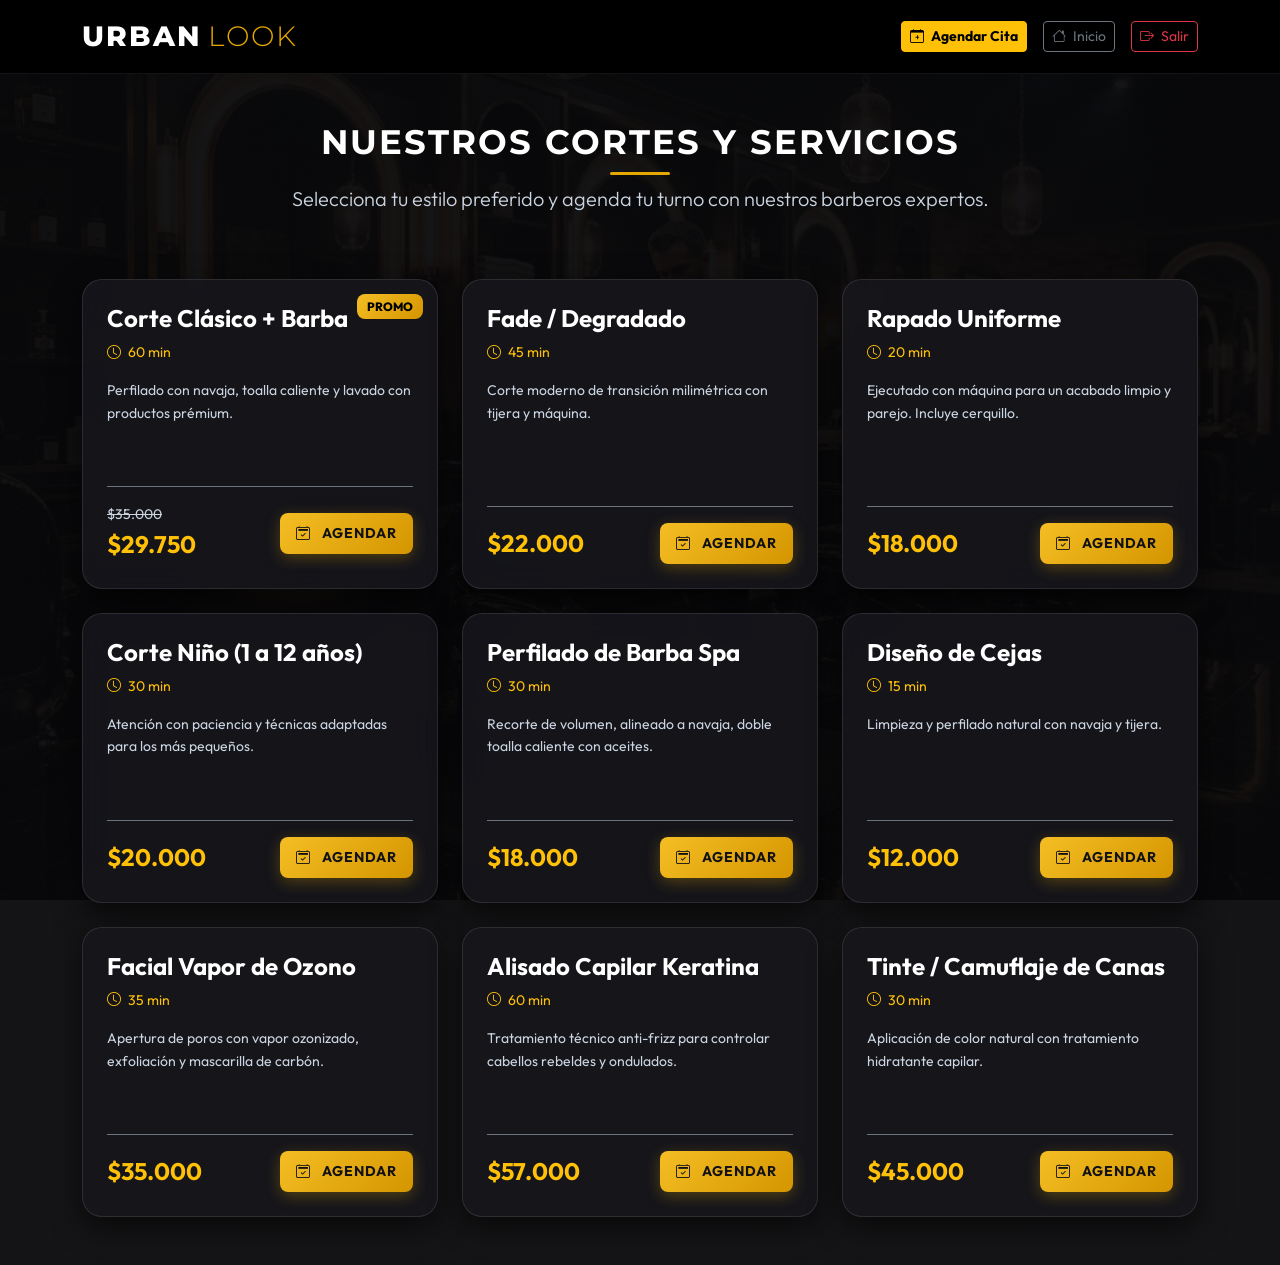
<file: peluqueria-FrondEnd/cliente/catalogo.html>
<!DOCTYPE html>
<html lang="es">
<head>
  <meta charset="UTF-8">
  <meta name="viewport" content="width=device-width, initial-scale=1.0">
  <title>URBAN LOOK - Catálogo de Servicios</title>
  <link rel="stylesheet" href="../Librerias/bootstrap/css/bootstrap.min.css">
  <link rel="stylesheet" href="../css/estilos.css">
  <link rel="stylesheet" href="https://cdn.jsdelivr.net/npm/bootstrap-icons@1.11.3/font/bootstrap-icons.min.css">
  <style>
    body {
      background: linear-gradient(rgba(8, 8, 10, 0.95), rgba(8, 8, 10, 0.95)), url('../img/fondo-barberia.jpg') center/cover no-repeat fixed;
      min-height: 100vh;
      color: #fff;
    }
  </style>
</head>
<body>

  <!-- Barra Superior -->
  <header class="top-header">
    <div class="container d-flex justify-content-between align-items-center">
      <a href="../index.html" class="logo-brand">
        URBAN <span>LOOK</span>
      </a>
      <div class="d-flex align-items-center gap-3">
        <span id="user-greeting" class="text-warning small d-none d-sm-inline"></span>
        <a href="./agendar.html" class="btn btn-warning btn-sm fw-bold">
          <i class="bi bi-calendar-plus me-1"></i> Agendar Cita
        </a>
        <a href="../index.html" class="btn btn-outline-secondary btn-sm">
          <i class="bi bi-house me-1"></i> Inicio
        </a>
        <button onclick="cerrarSesion()" class="btn btn-outline-danger btn-sm">
          <i class="bi bi-box-arrow-right me-1"></i> Salir
        </button>
      </div>
    </div>
  </header>

  <header class="py-5 text-center">
    <div class="container">
      <h1 class="fw-bold section-header-title mb-2">Nuestros Cortes y Servicios</h1>
      <p class="lead text-muted">Selecciona tu estilo preferido y agenda tu turno con nuestros barberos expertos.</p>
    </div>
  </header>

  <main class="container mb-5">
    <!-- Contenedor dinámico de servicios -->
    <div class="row g-4" id="catalogo-servicios-container">
      <div class="col-12 text-center py-5">
        <div class="spinner-border text-warning" role="status">
          <span class="visually-hidden">Cargando catálogo...</span>
        </div>
        <p class="text-muted mt-2">Cargando servicios disponibles...</p>
      </div>
    </div>
  </main>

  <script src="../Librerias/bootstrap/js/bootstrap.bundle.min.js"></script>
  <script src="../JavaScript/api.js"></script>
  <script src="../JavaScript/auth.js"></script>
  <script>
    document.addEventListener('DOMContentLoaded', async () => {
      // Mostrar saludo de usuario si está autenticado
      const sesion = window.obtenerUsuarioSesion ? window.obtenerUsuarioSesion() : null;
      const greetingEl = document.getElementById('user-greeting');
      if (sesion && greetingEl) {
        greetingEl.textContent = `Hola, ${sesion.nombreCompleto || sesion.usuario}`;
      }

      await cargarCatalogoServicios();
    });

    async function cargarCatalogoServicios() {
      const container = document.getElementById('catalogo-servicios-container');
      try {
        const servicios = await window.UrbanLookAPI.obtenerServiciosActivos();
        if (servicios && Array.isArray(servicios) && servicios.length > 0) {
          renderizarServicios(servicios);
          return;
        }
      } catch (err) {
        console.warn('No se pudieron obtener servicios del backend, usando catálogo base.', err);
      }

      // Catálogo base de respaldo si la base de datos no tiene filas
      renderizarServicios([
        { id: 1, nombre: 'Corte Clásico + Barba', descripcion: 'Perfilado con navaja, toalla caliente y lavado con productos prémium.', precio: 35000, precioPromocion: 29750, duracionMinutos: 60 },
        { id: 2, nombre: 'Fade / Degradado', descripcion: 'Corte moderno de transición milimétrica con tijera y máquina.', precio: 22000, precioPromocion: 22000, duracionMinutos: 45 },
        { id: 3, nombre: 'Rapado Uniforme', descripcion: 'Ejecutado con máquina para un acabado limpio y parejo. Incluye cerquillo.', precio: 18000, precioPromocion: 18000, duracionMinutos: 20 },
        { id: 4, nombre: 'Corte Niño (1 a 12 años)', descripcion: 'Atención con paciencia y técnicas adaptadas para los más pequeños.', precio: 20000, precioPromocion: 20000, duracionMinutos: 30 },
        { id: 5, nombre: 'Perfilado de Barba Spa', descripcion: 'Recorte de volumen, alineado a navaja, doble toalla caliente con aceites.', precio: 18000, precioPromocion: 18000, duracionMinutos: 30 },
        { id: 6, nombre: 'Diseño de Cejas', descripcion: 'Limpieza y perfilado natural con navaja y tijera.', precio: 12000, precioPromocion: 12000, duracionMinutos: 15 },
        { id: 7, nombre: 'Facial Vapor de Ozono', descripcion: 'Apertura de poros con vapor ozonizado, exfoliación y mascarilla de carbón.', precio: 35000, precioPromocion: 35000, duracionMinutos: 35 },
        { id: 8, nombre: 'Alisado Capilar Keratina', descripcion: 'Tratamiento técnico anti-frizz para controlar cabellos rebeldes y ondulados.', precio: 57000, precioPromocion: 57000, duracionMinutos: 60 },
        { id: 9, nombre: 'Tinte / Camuflaje de Canas', descripcion: 'Aplicación de color natural con tratamiento hidratante capilar.', precio: 45000, precioPromocion: 45000, duracionMinutos: 30 }
      ]);
    }

    function renderizarServicios(lista) {
      const container = document.getElementById('catalogo-servicios-container');
      container.innerHTML = '';

      lista.forEach(item => {
        const tienePromo = item.precioPromocion && item.precioPromocion < item.precio;
        const precioFinal = tienePromo ? item.precioPromocion : item.precio;
        const formatoPrecio = Number(precioFinal).toLocaleString('es-CO');
        const formatoOld = tienePromo ? `$${Number(item.precio).toLocaleString('es-CO')}` : '';

        const col = document.createElement('div');
        col.className = 'col-12 col-md-6 col-lg-4';
        col.innerHTML = `
          <div class="glass-box h-100 p-4 d-flex flex-column position-relative">
            ${tienePromo ? '<span class="service-badge-promo">PROMO</span>' : ''}
            <h4 class="fw-bold text-white mb-2">${item.nombre}</h4>
            <div class="text-warning small mb-3">
              <i class="bi bi-clock me-1"></i> ${item.duracionMinutos || 30} min
            </div>
            <p class="text-muted flex-grow-1 small">${item.descripcion || 'Servicio profesional de barbería.'}</p>
            <div class="d-flex justify-content-between align-items-center mt-3 pt-3 border-top border-secondary">
              <div>
                ${tienePromo ? `<span class="text-decoration-line-through text-muted small d-block">${formatoOld}</span>` : ''}
                <span class="fs-4 fw-bold text-warning">$${formatoPrecio}</span>
              </div>
              <a href="./agendar.html?servicio=${item.id}" class="btn btn-gold btn-sm px-3">
                <i class="bi bi-calendar2-check me-1"></i> Agendar
              </a>
            </div>
          </div>
        `;
        container.appendChild(col);
      });
    }
  </script>
</body>
</html>
</file>
<file: peluqueria-FrondEnd/css/estilos.css>
/* =========================================================
   URBAN LOOK - SISTEMA DE ESTILOS PREMIUM
   Proyecto ADSO Peluquería / Barbería
   ========================================================= */

@import url('https://fonts.googleapis.com/css2?family=Montserrat:ital,wght@0,300;0,400;0,500;0,600;0,700;0,800;1,400&family=Outfit:wght@300;400;500;600;700;800&display=swap');

:root {
  --font-main: 'Outfit', 'Montserrat', -apple-system, BlinkMacSystemFont, 'Segoe UI', Roboto, sans-serif;
  --font-heading: 'Montserrat', sans-serif;

  /* Paleta cromática Urban Look */
  --bg-deep: #08080a;
  --bg-primary: #0f0f13;
  --bg-card: rgba(22, 22, 28, 0.88);
  --bg-card-hover: rgba(30, 30, 38, 0.95);
  --bg-nav: #1e1e24;
  --bg-nav-active: #32323b;
  
  --gold: #e5a800;
  --gold-hover: #ffbe1a;
  --gold-glow: rgba(229, 168, 0, 0.35);
  --gold-gradient: linear-gradient(135deg, #f5be24 0%, #d49500 100%);
  
  --text-primary: #ffffff;
  --text-muted: #cbd5e1;
  --text-dark: #121214;
  
  --border-subtle: rgba(255, 255, 255, 0.1);
  --border-gold: rgba(229, 168, 0, 0.5);
  
  --shadow-card: 0 10px 30px rgba(0, 0, 0, 0.6);
  --shadow-glow: 0 0 25px rgba(229, 168, 0, 0.25);
  --radius-sm: 8px;
  --radius-md: 14px;
  --radius-lg: 20px;
  --radius-full: 9999px;
  
  --transition: all 0.28s cubic-bezier(0.4, 0, 0.2, 1);
}

/* Reset y Base */
* {
  box-sizing: border-box;
  margin: 0;
  padding: 0;
}

body {
  font-family: var(--font-main);
  background-color: var(--bg-deep);
  color: var(--text-primary);
  line-height: 1.6;
  overflow-x: hidden;
  min-height: 100vh;
}

/* Enlaces */
a {
  color: var(--gold);
  text-decoration: none;
  transition: var(--transition);
}
a:hover {
  color: var(--gold-hover);
}

/* =========================================================
   HEADER & TOP BAR
   ========================================================= */
.top-header {
  background-color: #000000;
  border-bottom: 1px solid rgba(255, 255, 255, 0.08);
  padding: 14px 0;
  position: sticky;
  top: 0;
  z-index: 1020;
}

.logo-brand {
  font-family: var(--font-heading);
  font-size: 1.75rem;
  font-weight: 800;
  letter-spacing: 2px;
  color: #ffffff;
  display: flex;
  align-items: center;
  gap: 6px;
  text-decoration: none;
}

.logo-brand span {
  font-weight: 300;
  color: #e5a800;
}

.logo-brand .badge-adso {
  font-size: 0.65rem;
  font-weight: 700;
  background: rgba(229, 168, 0, 0.18);
  color: var(--gold);
  border: 1px solid var(--border-gold);
  padding: 2px 7px;
  border-radius: var(--radius-sm);
  margin-left: 6px;
  letter-spacing: 1px;
}

.btn-gold {
  background: var(--gold-gradient);
  color: var(--text-dark);
  font-weight: 700;
  font-size: 0.88rem;
  letter-spacing: 0.8px;
  text-transform: uppercase;
  padding: 10px 24px;
  border-radius: var(--radius-sm);
  border: none;
  box-shadow: 0 4px 15px rgba(229, 168, 0, 0.3);
  transition: var(--transition);
  cursor: pointer;
  display: inline-flex;
  align-items: center;
  justify-content: center;
  gap: 8px;
}

.btn-gold:hover {
  transform: translateY(-2px);
  box-shadow: 0 6px 20px rgba(229, 168, 0, 0.45);
  background: var(--gold-hover);
  color: #000000;
}

.btn-gold:active {
  transform: translateY(0);
}

.btn-outline-gold {
  background: transparent;
  color: var(--gold);
  border: 1.5px solid var(--gold);
  font-weight: 600;
  padding: 8px 18px;
  border-radius: var(--radius-sm);
  transition: var(--transition);
}

.btn-outline-gold:hover {
  background: var(--gold);
  color: #000000;
}

/* Avatar de usuario logueado en Header */
.user-avatar-btn {
  background: none;
  border: none;
  display: flex;
  align-items: center;
  gap: 10px;
  cursor: pointer;
  color: var(--text-primary);
  padding: 4px 10px;
  border-radius: var(--radius-full);
  transition: var(--transition);
}

.user-avatar-btn:hover {
  background: rgba(255, 255, 255, 0.08);
}

.user-avatar-icon {
  width: 40px;
  height: 40px;
  border-radius: 50%;
  background: var(--gold-gradient);
  color: #000;
  display: flex;
  align-items: center;
  justify-content: center;
  font-size: 1.25rem;
  font-weight: 700;
  box-shadow: 0 0 10px rgba(229, 168, 0, 0.4);
}

/* =========================================================
   BARRA DE NAVEGACIÓN PRINCIPAL (TABS)
   ========================================================= */
.main-nav-bar {
  background-color: var(--bg-nav);
  border-bottom: 2px solid rgba(0, 0, 0, 0.5);
  padding: 0;
  position: sticky;
  top: 69px;
  z-index: 1010;
  box-shadow: 0 4px 12px rgba(0, 0, 0, 0.4);
}

.nav-tabs-custom {
  display: flex;
  list-style: none;
  margin: 0;
  padding: 0;
  overflow-x: auto;
  scrollbar-width: none;
}
.nav-tabs-custom::-webkit-scrollbar {
  display: none;
}

.nav-tabs-custom .nav-item {
  flex: 1;
  text-align: center;
  white-space: nowrap;
}

.nav-tabs-custom .nav-link-custom {
  display: block;
  padding: 16px 14px;
  font-weight: 700;
  font-size: 0.92rem;
  letter-spacing: 1.5px;
  text-transform: uppercase;
  color: #d1d5db;
  text-decoration: none;
  transition: var(--transition);
  border: none;
  background: transparent;
  cursor: pointer;
  width: 100%;
}

.nav-tabs-custom .nav-link-custom:hover {
  background-color: rgba(255, 255, 255, 0.06);
  color: #ffffff;
}

.nav-tabs-custom .nav-link-custom.active {
  background-color: var(--bg-nav-active);
  color: #ffffff;
  position: relative;
  box-shadow: inset 0 -3px 0 var(--gold);
}

.nav-tabs-custom .nav-link-custom.btn-agenda-nav {
  background: rgba(229, 168, 0, 0.12);
  color: var(--gold);
  font-weight: 800;
}
.nav-tabs-custom .nav-link-custom.btn-agenda-nav:hover,
.nav-tabs-custom .nav-link-custom.btn-agenda-nav.active {
  background: var(--gold);
  color: #000;
}

/* =========================================================
   HERO / MAIN BANNER SECTION
   ========================================================= */
.hero-wrapper {
  position: relative;
  min-height: calc(100vh - 130px);
  display: flex;
  align-items: center;
  justify-content: center;
  background: url('../img/fondo-barberia.jpg') center center / cover no-repeat;
  padding: 60px 20px;
}

.hero-overlay {
  position: absolute;
  inset: 0;
  background: linear-gradient(
    180deg,
    rgba(8, 8, 10, 0.75) 0%,
    rgba(15, 15, 19, 0.88) 60%,
    rgba(8, 8, 10, 0.98) 100%
  );
  backdrop-filter: blur(2px);
}

.hero-content {
  position: relative;
  z-index: 2;
  text-align: center;
  max-width: 900px;
  margin: 0 auto;
}

.hero-title-group h1 {
  font-family: var(--font-heading);
  font-size: clamp(2.5rem, 6vw, 4.8rem);
  font-weight: 800;
  letter-spacing: 4px;
  line-height: 1.1;
  text-transform: uppercase;
  color: #ffffff;
  text-shadow: 0 4px 20px rgba(0, 0, 0, 0.8);
  margin-bottom: 8px;
}

.hero-title-group h1 span {
  font-weight: 300;
  color: var(--gold);
}

.hero-subtitle {
  font-size: clamp(1.2rem, 2.5vw, 1.8rem);
  font-weight: 700;
  letter-spacing: 2px;
  text-transform: uppercase;
  color: #f1f2f6;
  margin-bottom: 18px;
  text-shadow: 0 2px 10px rgba(0, 0, 0, 0.8);
}

.hero-desc {
  font-size: 1.15rem;
  font-style: italic;
  color: #cbd5e1;
  max-width: 720px;
  margin: 0 auto 36px;
  line-height: 1.7;
}

.hero-cta {
  display: flex;
  justify-content: center;
  gap: 18px;
  flex-wrap: wrap;
}

/* =========================================================
   PANEL CONTENEDOR DE SECCIONES (GLASSMORPHISM)
   ========================================================= */
.section-panel {
  display: none;
  position: relative;
  z-index: 5;
  padding: 40px 0 80px;
  animation: fadeIn 0.4s ease;
}

.section-panel.active {
  display: block;
}

@keyframes fadeIn {
  from { opacity: 0; transform: translateY(14px); }
  to { opacity: 1; transform: translateY(0); }
}

.glass-box {
  background: var(--bg-card);
  backdrop-filter: blur(16px);
  -webkit-backdrop-filter: blur(16px);
  border: 1px solid var(--border-subtle);
  border-radius: var(--radius-lg);
  box-shadow: var(--shadow-card);
  padding: 36px;
  margin-bottom: 30px;
}

.section-header-title {
  font-family: var(--font-heading);
  font-size: 2.1rem;
  font-weight: 800;
  letter-spacing: 2px;
  text-transform: uppercase;
  text-align: center;
  margin-bottom: 36px;
  color: #ffffff;
  position: relative;
}

.section-header-title::after {
  content: '';
  display: block;
  width: 60px;
  height: 3px;
  background: var(--gold);
  margin: 10px auto 0;
  border-radius: 2px;
}

/* =========================================================
   SECCIÓN PROFESIONALES
   ========================================================= */
.barber-card {
  background: rgba(18, 18, 24, 0.9);
  border: 1px solid var(--border-subtle);
  border-radius: var(--radius-md);
  overflow: hidden;
  transition: var(--transition);
  height: 100%;
  display: flex;
  flex-direction: column;
}

.barber-card:hover {
  transform: translateY(-8px);
  border-color: var(--border-gold);
  box-shadow: 0 12px 30px rgba(0, 0, 0, 0.8), var(--shadow-glow);
}

.barber-img-container {
  position: relative;
  width: 100%;
  height: 290px;
  overflow: hidden;
  background-color: #141419;
}

.barber-img-container img {
  width: 100%;
  height: 100%;
  object-fit: cover;
  transition: transform 0.5s ease;
}

.barber-card:hover .barber-img-container img {
  transform: scale(1.05);
}

.barber-rating-badge {
  position: absolute;
  bottom: 12px;
  left: 12px;
  background: rgba(0, 0, 0, 0.75);
  backdrop-filter: blur(6px);
  padding: 4px 10px;
  border-radius: var(--radius-sm);
  color: var(--gold);
  font-size: 0.9rem;
  letter-spacing: 2px;
}

.barber-info {
  padding: 24px;
  display: flex;
  flex-direction: column;
  flex-grow: 1;
}

.barber-name {
  font-family: var(--font-heading);
  font-size: 1.35rem;
  font-weight: 700;
  color: #ffffff;
  margin-bottom: 6px;
}

.barber-role {
  color: var(--gold);
  font-weight: 600;
  font-size: 0.88rem;
  text-transform: uppercase;
  letter-spacing: 1px;
  margin-bottom: 14px;
}

.barber-desc {
  color: var(--text-muted);
  font-size: 0.92rem;
  margin-bottom: 18px;
  flex-grow: 1;
}

.barber-specs {
  list-style: none;
  padding: 0;
  margin: 0 0 20px;
  border-top: 1px solid rgba(255, 255, 255, 0.08);
  padding-top: 14px;
}

.barber-specs li {
  font-size: 0.88rem;
  color: #cbd5e1;
  display: flex;
  justify-content: space-between;
  margin-bottom: 6px;
}

.barber-specs li strong {
  color: var(--text-muted);
}

/* =========================================================
   SECCIÓN SERVICIOS
   ========================================================= */
.category-pills {
  display: flex;
  justify-content: center;
  gap: 10px;
  margin-bottom: 34px;
  flex-wrap: wrap;
}

.category-pill-btn {
  background: #1b1b22;
  color: #d1d5db;
  border: 1px solid var(--border-subtle);
  padding: 10px 22px;
  border-radius: var(--radius-sm);
  font-weight: 700;
  font-size: 0.88rem;
  letter-spacing: 1.2px;
  text-transform: uppercase;
  cursor: pointer;
  transition: var(--transition);
}

.category-pill-btn:hover {
  background: #2a2a35;
  color: #ffffff;
}

.category-pill-btn.active {
  background: var(--gold);
  color: #000000;
  border-color: var(--gold);
  box-shadow: 0 4px 14px rgba(229, 168, 0, 0.4);
}

.service-card {
  background: rgba(22, 22, 29, 0.85);
  border: 1.5px solid rgba(255, 255, 255, 0.08);
  border-radius: var(--radius-md);
  padding: 24px;
  transition: var(--transition);
  position: relative;
  height: 100%;
  display: flex;
  flex-direction: column;
}

.service-card:hover {
  border-color: var(--border-gold);
  transform: translateY(-4px);
  box-shadow: 0 8px 24px rgba(0, 0, 0, 0.7);
}

.service-card.selected {
  border-color: var(--gold);
  background: rgba(229, 168, 0, 0.08);
  box-shadow: 0 0 20px rgba(229, 168, 0, 0.3);
}

.service-badge-promo {
  position: absolute;
  top: 14px;
  right: 14px;
  background: var(--gold-gradient);
  color: #000;
  font-size: 0.75rem;
  font-weight: 800;
  padding: 3px 10px;
  border-radius: var(--radius-sm);
  text-transform: uppercase;
}

.service-title {
  font-size: 1.3rem;
  font-weight: 700;
  color: #ffffff;
  margin-bottom: 6px;
}

.service-meta {
  display: flex;
  justify-content: space-between;
  align-items: center;
  margin-bottom: 14px;
}

.service-duration {
  font-size: 0.88rem;
  color: var(--text-muted);
}

.service-price {
  font-size: 1.4rem;
  font-weight: 800;
  color: var(--gold);
}

.service-old-price {
  font-size: 0.95rem;
  color: #71717a;
  text-decoration: line-through;
  margin-right: 6px;
}

.service-desc {
  font-size: 0.92rem;
  color: #94a3b8;
  margin-bottom: 20px;
  flex-grow: 1;
}

.btn-select-service {
  background: #272730;
  color: #ffffff;
  border: 1px solid rgba(255, 255, 255, 0.1);
  padding: 9px;
  border-radius: var(--radius-sm);
  font-weight: 600;
  font-size: 0.88rem;
  cursor: pointer;
  transition: var(--transition);
  text-align: center;
}

.btn-select-service:hover,
.service-card.selected .btn-select-service {
  background: var(--gold);
  color: #000;
  border-color: var(--gold);
}

/* Barra flotante de servicios seleccionados */
.floating-cart-bar {
  position: fixed;
  bottom: 24px;
  left: 50%;
  transform: translateX(-50%) translateY(120px);
  background: rgba(15, 15, 20, 0.95);
  backdrop-filter: blur(14px);
  border: 1.5px solid var(--border-gold);
  padding: 14px 28px;
  border-radius: var(--radius-full);
  display: flex;
  align-items: center;
  gap: 24px;
  box-shadow: 0 10px 40px rgba(0, 0, 0, 0.8), 0 0 25px rgba(229, 168, 0, 0.35);
  z-index: 1030;
  transition: transform 0.35s cubic-bezier(0.175, 0.885, 0.32, 1.275);
}

.floating-cart-bar.visible {
  transform: translateX(-50%) translateY(0);
}

/* =========================================================
   SECCIÓN QUIÉNES SOMOS (HISTORIA Y RESEÑAS)
   ========================================================= */
.subtabs-nav {
  display: flex;
  justify-content: center;
  border-bottom: 1px solid var(--border-subtle);
  margin-bottom: 30px;
}

.subtab-btn {
  background: transparent;
  border: none;
  color: var(--text-muted);
  font-size: 1.05rem;
  font-weight: 700;
  letter-spacing: 1.5px;
  text-transform: uppercase;
  padding: 12px 30px;
  cursor: pointer;
  transition: var(--transition);
  position: relative;
}

.subtab-btn:hover {
  color: #ffffff;
}

.subtab-btn.active {
  color: var(--gold);
}
.subtab-btn.active::after {
  content: '';
  position: absolute;
  bottom: -1px;
  left: 0;
  right: 0;
  height: 3px;
  background: var(--gold);
}

.review-card {
  background: rgba(18, 18, 24, 0.9);
  border: 1px solid var(--border-subtle);
  border-radius: var(--radius-md);
  padding: 24px;
  height: 100%;
  display: flex;
  flex-direction: column;
}

.review-stars {
  color: var(--gold);
  font-size: 1.1rem;
  margin-bottom: 14px;
}

.review-text {
  font-size: 0.95rem;
  color: #e2e8f0;
  font-style: italic;
  margin-bottom: 20px;
  flex-grow: 1;
}

.review-author {
  font-weight: 700;
  color: var(--gold);
  font-size: 0.95rem;
  display: flex;
  align-items: center;
  gap: 10px;
}

/* =========================================================
   SECCIÓN CONTÁCTENOS
   ========================================================= */
.contact-item {
  display: flex;
  align-items: flex-start;
  gap: 16px;
  margin-bottom: 22px;
}

.contact-icon {
  width: 44px;
  height: 44px;
  border-radius: var(--radius-sm);
  background: rgba(229, 168, 0, 0.14);
  border: 1px solid var(--border-gold);
  color: var(--gold);
  display: flex;
  align-items: center;
  justify-content: center;
  font-size: 1.25rem;
  flex-shrink: 0;
}

.contact-info h6 {
  font-weight: 700;
  font-size: 0.88rem;
  color: var(--gold);
  letter-spacing: 1px;
  text-transform: uppercase;
  margin-bottom: 3px;
}

.contact-info p {
  color: #cbd5e1;
  font-size: 0.92rem;
  margin: 0;
}

.form-control-dark {
  background: #141419;
  border: 1px solid rgba(255, 255, 255, 0.15);
  color: #ffffff;
  padding: 12px 16px;
  border-radius: var(--radius-sm);
  font-size: 0.95rem;
  width: 100%;
  transition: var(--transition);
}

.form-control-dark:focus {
  background: #1a1a22;
  border-color: var(--gold);
  outline: none;
  box-shadow: 0 0 10px rgba(229, 168, 0, 0.25);
  color: #ffffff;
}

.form-control-dark::placeholder {
  color: #64748b;
}

/* =========================================================
   MODALES (INICIO SESIÓN, REGISTRO, AGENDAR)
   ========================================================= */
.modal-backdrop-custom {
  position: fixed;
  inset: 0;
  background: rgba(0, 0, 0, 0.85);
  backdrop-filter: blur(8px);
  z-index: 1050;
  display: none;
  align-items: center;
  justify-content: center;
  padding: 20px;
}

.modal-backdrop-custom.active {
  display: flex;
  animation: fadeIn 0.25s ease;
}

.modal-card-custom {
  background: #141419;
  border: 1px solid rgba(255, 255, 255, 0.14);
  border-radius: var(--radius-lg);
  box-shadow: 0 25px 60px rgba(0, 0, 0, 0.9), 0 0 35px rgba(229, 168, 0, 0.2);
  max-width: 520px;
  width: 100%;
  padding: 36px;
  position: relative;
  max-height: 90vh;
  overflow-y: auto;
}

.modal-card-custom.modal-wide {
  max-width: 680px;
}

.btn-close-modal {
  position: absolute;
  top: 18px;
  right: 18px;
  background: none;
  border: none;
  color: #94a3b8;
  font-size: 1.5rem;
  line-height: 1;
  cursor: pointer;
  transition: var(--transition);
}

.btn-close-modal:hover {
  color: #ffffff;
  transform: scale(1.15);
}

.modal-title-custom {
  font-family: var(--font-heading);
  font-size: 1.8rem;
  font-weight: 800;
  text-align: center;
  letter-spacing: 2px;
  text-transform: uppercase;
  margin-bottom: 6px;
  color: #ffffff;
}

.modal-subtitle-custom {
  text-align: center;
  color: var(--text-muted);
  font-size: 0.95rem;
  margin-bottom: 28px;
}

/* Dropdown Perfil Usuario */
.profile-dropdown-menu {
  position: absolute;
  top: 60px;
  right: 20px;
  background: #141419;
  border: 1px solid var(--border-gold);
  border-radius: var(--radius-md);
  box-shadow: var(--shadow-card);
  min-width: 240px;
  padding: 12px 0;
  z-index: 1060;
  display: none;
}

.profile-dropdown-menu.active {
  display: block;
  animation: fadeIn 0.2s ease;
}

.profile-dropdown-header {
  padding: 12px 20px;
  border-bottom: 1px solid rgba(255, 255, 255, 0.08);
}

.profile-dropdown-item {
  display: flex;
  align-items: center;
  gap: 12px;
  padding: 10px 20px;
  color: #cbd5e1;
  text-decoration: none;
  font-size: 0.92rem;
  transition: var(--transition);
}

.profile-dropdown-item:hover {
  background: rgba(229, 168, 0, 0.12);
  color: var(--gold);
}

/* =========================================================
   FOOTER
   ========================================================= */
.main-footer {
  background: #000000;
  border-top: 1px solid rgba(255, 255, 255, 0.08);
  padding: 30px 0;
  text-align: center;
  font-size: 0.88rem;
  color: #cbd5e1;
}

.main-footer p {
  margin-bottom: 6px;
}

.main-footer .text-muted {
  color: #cbd5e1 !important;
}

/* =========================================================
   ALTO CONTRASTE Y LEGIBILIDAD EN TABLAS (ID, TEXTOS Y OBSERVACIONES)
   ========================================================= */
.text-muted {
  color: #cbd5e1 !important; /* Gris claro de alto contraste contra fondos oscuros */
}

.table-dark {
  --bs-table-bg: #121217;
  --bs-table-hover-bg: #1d1d26;
  color: #f8fafc !important;
}

.table-dark thead th,
.table-header-dark th {
  background-color: #181820 !important;
  color: #f5be24 !important; /* Títulos de columnas en dorado para perfecto contraste */
  font-size: 0.82rem !important;
  font-weight: 700 !important;
  text-transform: uppercase !important;
  letter-spacing: 0.8px !important;
  padding: 12px 14px !important;
  border-bottom: 2px solid rgba(229, 168, 0, 0.45) !important;
}

.table-dark td {
  color: #f8fafc !important;
  border-color: rgba(255, 255, 255, 0.1) !important;
  padding: 12px 14px !important;
}

.table-dark .text-muted,
.table-dark small.text-muted,
.table-dark td.text-muted {
  color: #cbd5e1 !important;
}

.cell-id {
  color: #fbbf24 !important; /* ID en amarillo/dorado cálido visible y nítido */
  font-weight: 700;
  letter-spacing: 0.5px;
}

.cell-observaciones {
  color: #ffffff !important; /* Observaciones en blanco puro para máxima legibilidad */
  font-size: 0.88rem;
}

.cell-subtext {
  color: #cbd5e1 !important;
  font-size: 0.82rem;
}

/* =========================================================
   RESPONSIVE DESIGN
   ========================================================= */
@media (max-width: 768px) {
  .nav-tabs-custom .nav-link-custom {
    padding: 12px 10px;
    font-size: 0.78rem;
    letter-spacing: 0.8px;
  }
  .glass-box {
    padding: 22px 16px;
  }
  .floating-cart-bar {
    width: 90%;
    padding: 12px 18px;
    gap: 12px;
  }
}
</file>
